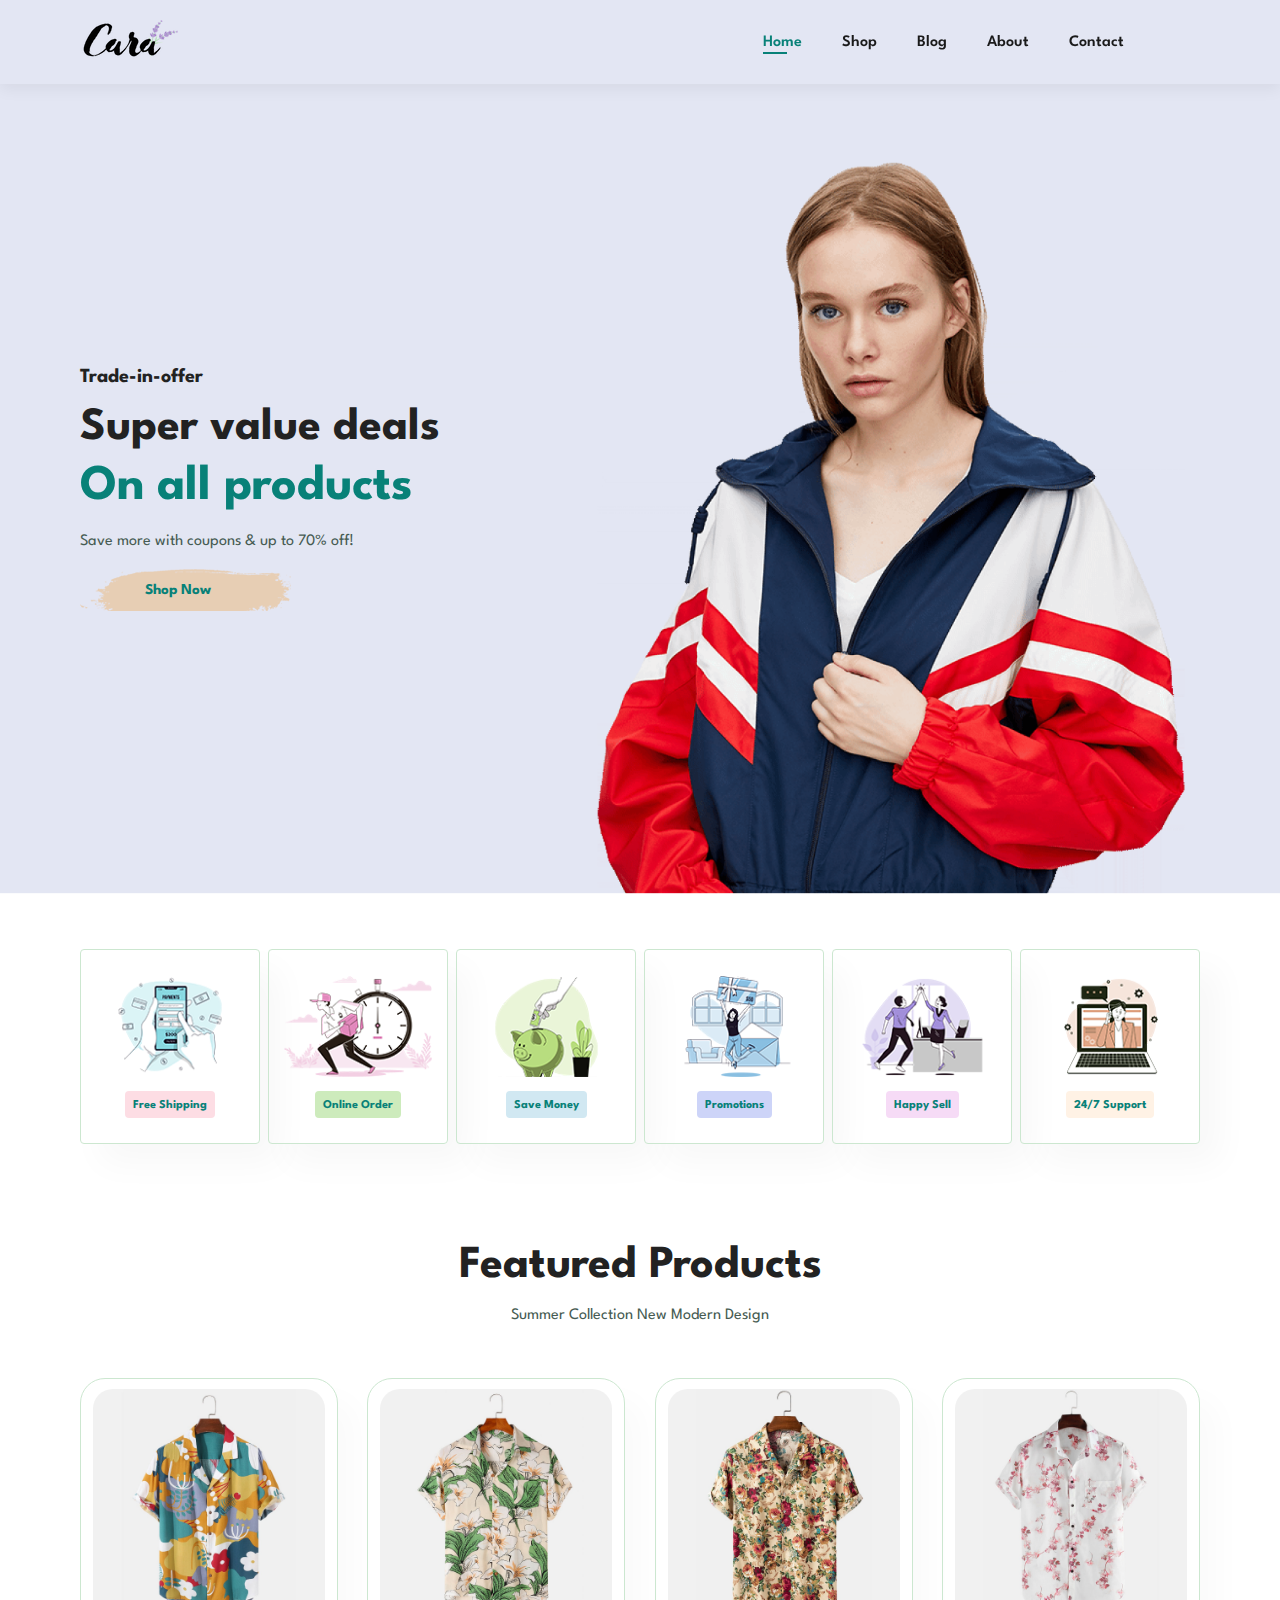
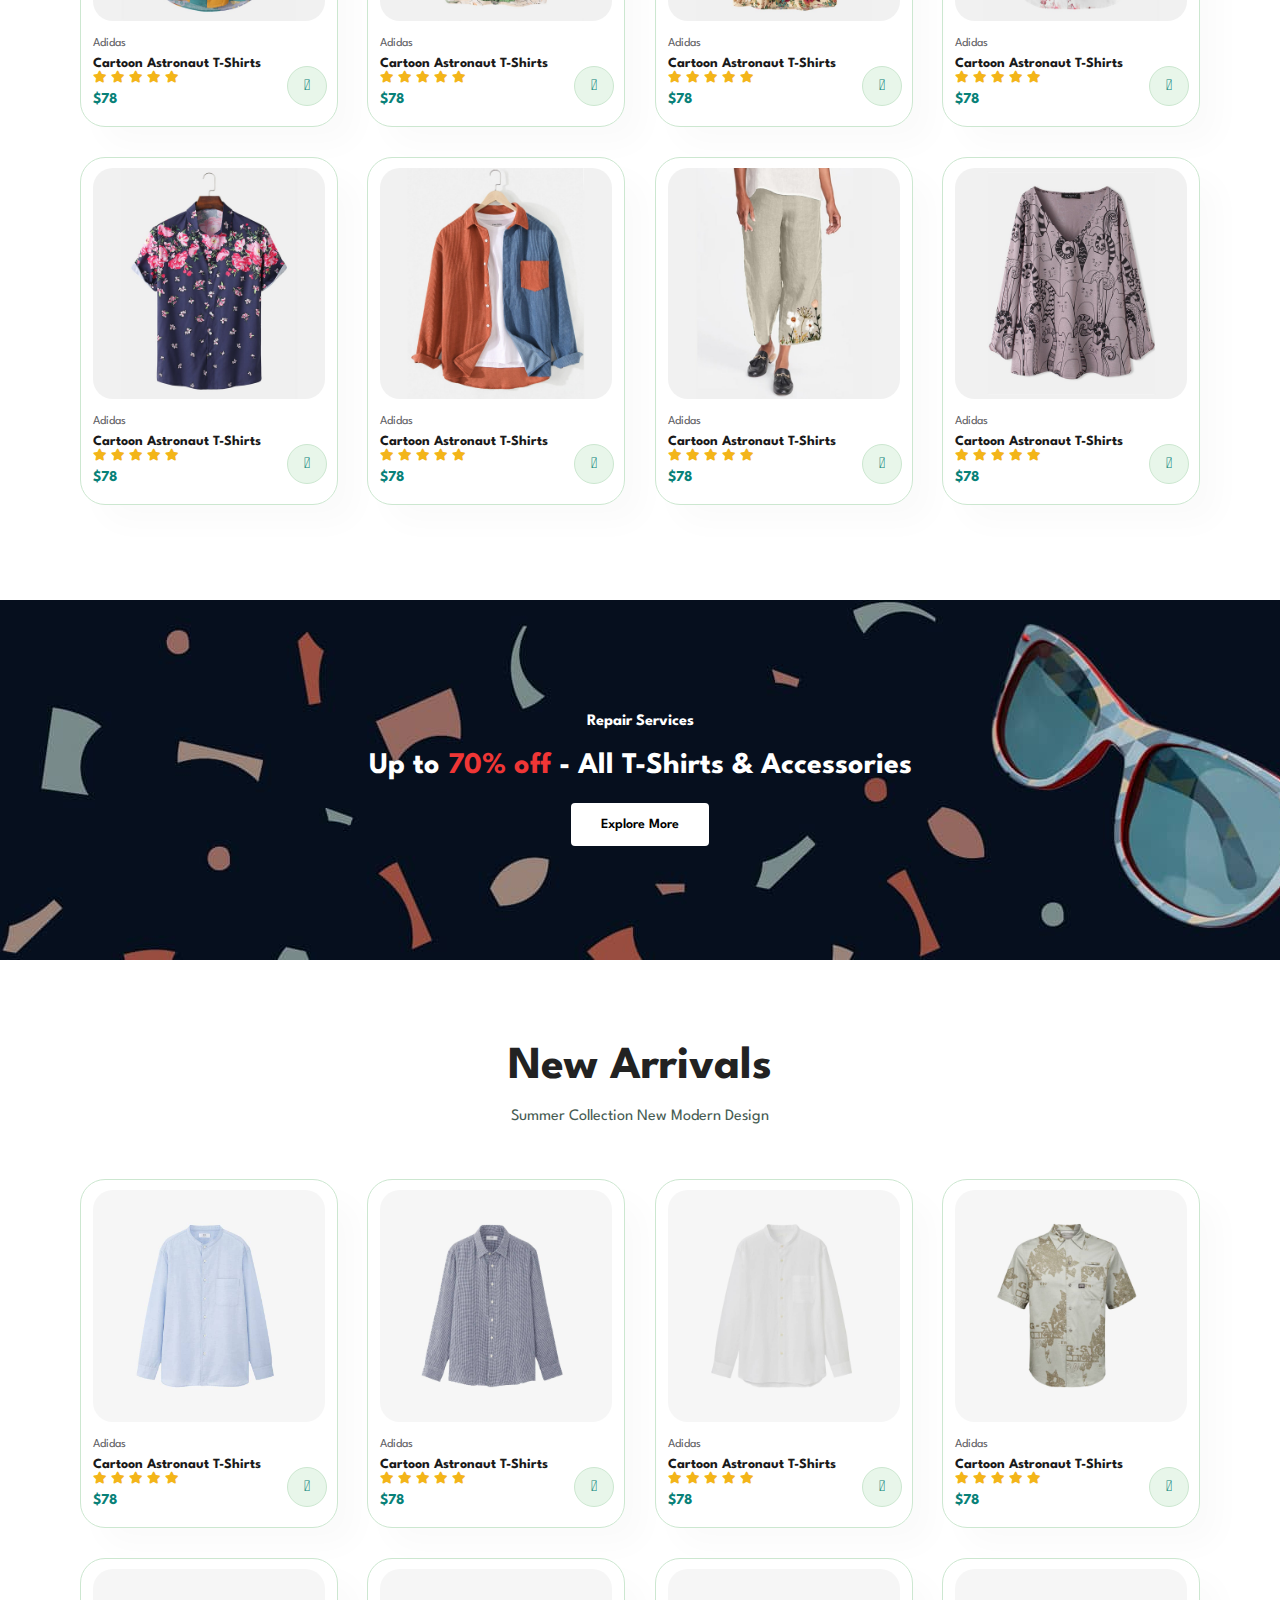
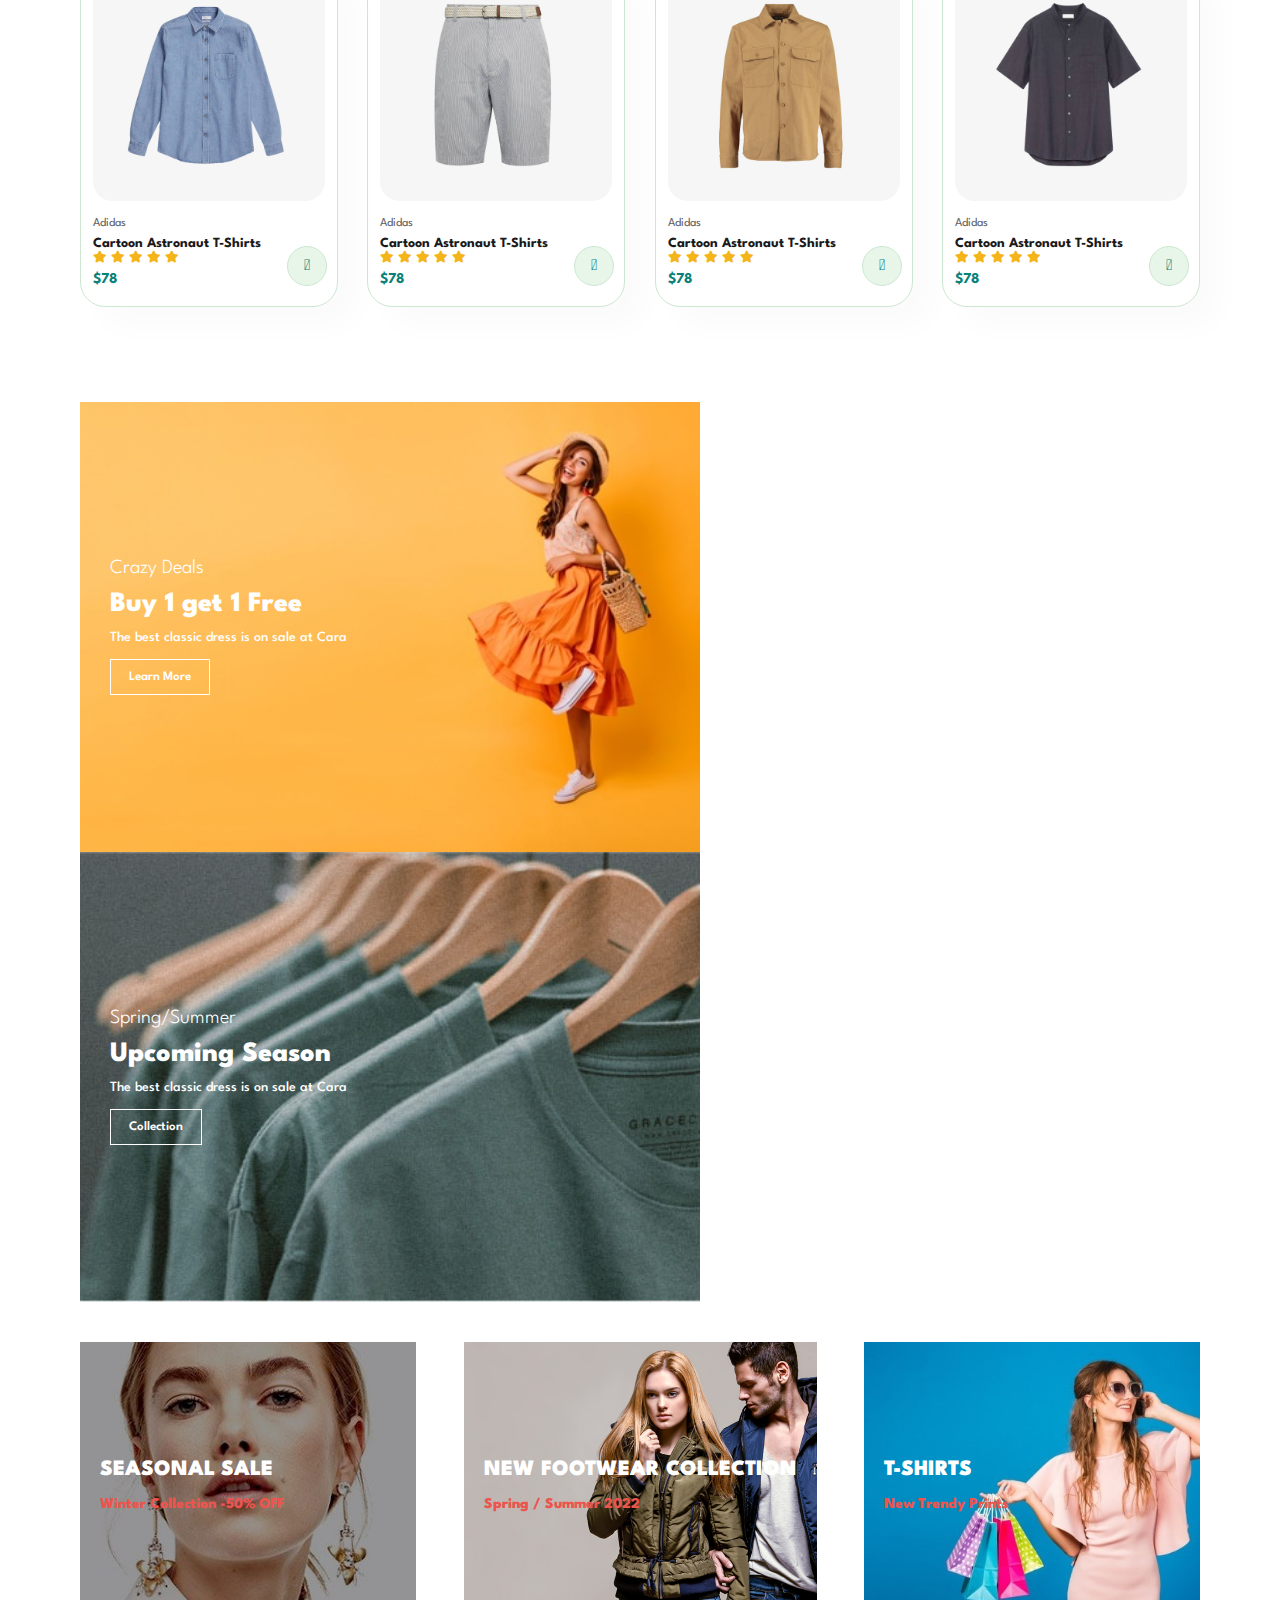
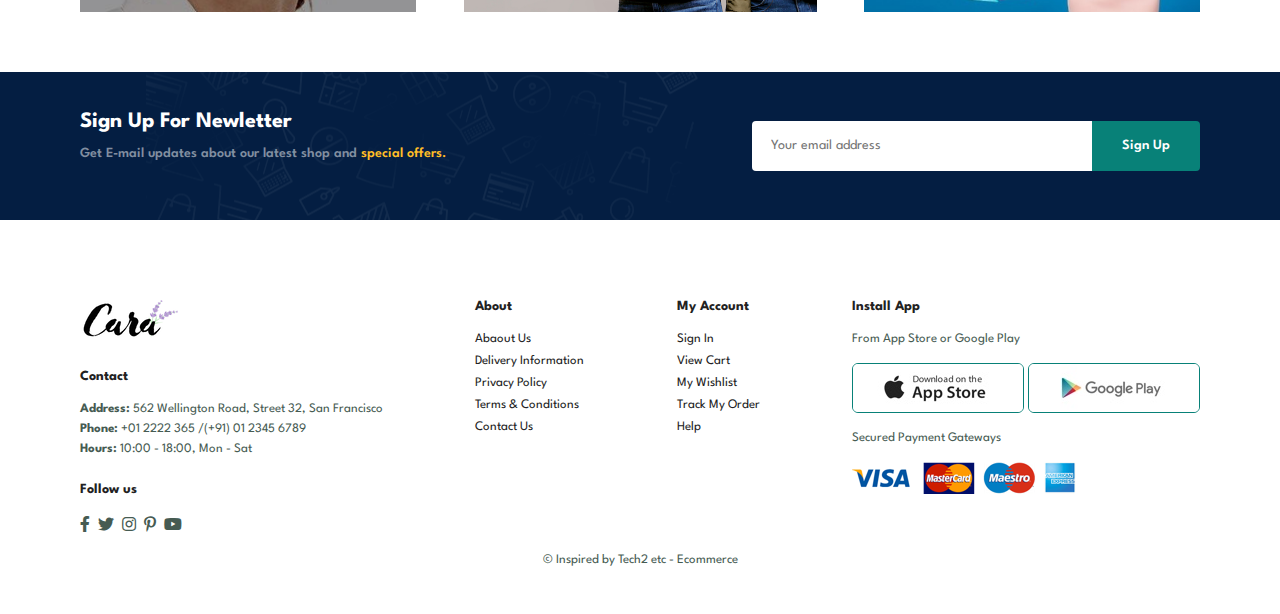
<file: index.html>
<!DOCTYPE html>
<html lang="en">
  <head>
    <meta charset="UTF-8" />
    <meta http-equiv="X-UA-Compatible" content="IE=edge" />
    <meta name="viewport" content="width=device-width, initial-scale=1.0" />
    <title>Ecommerce</title>
    <link
      rel="stylesheet"
      href="https://pro.fontawesome.com/releases/v5.10.0/css/all.css"
    />

    <link rel="stylesheet" href="style.css" />
  </head>

  <body>
    <section id="header">
      <a href="#"><img src="images/logo.png" class="logo" alt="" /></a>

      <div>
        <ul id="navbar">
          <li>
            <a href="index.html" class="active">Home</a>
          </li>
          <li>
            <a href="shop.html">Shop</a>
          </li>
          <li>
            <a href="blog.html">Blog</a>
          </li>
          <li>
            <a href="about.html">About</a>
          </li>
          <li>
            <a href="contact.html">Contact</a>
          </li>
          <li id="lg-bag">
            <a href="cart.html"><i class="far fa-shopping-bag"></i></a>
          </li>
          <a href="#" id="close"><i class="far fa-times"></i></a>
        </ul>
      </div>
      <div id="mobile">
        <a href="cart.html"><i class="far fa-shopping-bag"></i></a>
        <i id="bar" class="fas fa-outdent"></i>
      </div>
    </section>

    <section id="hero">
      <h4>Trade-in-offer</h4>
      <h2>Super value deals</h2>
      <h1>On all products</h1>
      <p>Save more with coupons &amp; up to 70% off!</p>
      <button>Shop Now</button>
    </section>

    <section id="feature" class="section-p1">
      <div class="fe-box">
        <img src="images/features/f1.png" alt="" />
        <h6>Free Shipping</h6>
      </div>
      <div class="fe-box">
        <img src="images/features/f2.png" alt="" />
        <h6>Online Order</h6>
      </div>
      <div class="fe-box">
        <img src="images/features/f3.png" alt="" />
        <h6>Save Money</h6>
      </div>
      <div class="fe-box">
        <img src="images/features/f4.png" alt="" />
        <h6>Promotions</h6>
      </div>
      <div class="fe-box">
        <img src="images/features/f5.png" alt="" />
        <h6>Happy Sell</h6>
      </div>
      <div class="fe-box">
        <img src="images/features/f6.png" alt="" />
        <h6>24/7 Support</h6>
      </div>
    </section>

    <section id="product1" class="section-p1">
      <h2>Featured Products</h2>
      <p>Summer Collection New Modern Design</p>
      <div class="pro-container">
        <div class="pro">
          <img src="images/products/f1.jpg" alt="" />
          <div class="des">
            <span>Adidas</span>
            <h5>Cartoon Astronaut T-Shirts</h5>
            <div class="star">
              <i class="fas fa-star"></i>
              <i class="fas fa-star"></i>
              <i class="fas fa-star"></i>
              <i class="fas fa-star"></i>
              <i class="fas fa-star"></i>
            </div>
            <h4>$78</h4>
          </div>
          <a href="#"><i class="fal fa-shopping-cart cart"></i></a>
        </div>
        <div class="pro">
          <img src="images/products/f2.jpg" alt="" />
          <div class="des">
            <span>Adidas</span>
            <h5>Cartoon Astronaut T-Shirts</h5>
            <div class="star">
              <i class="fas fa-star"></i>
              <i class="fas fa-star"></i>
              <i class="fas fa-star"></i>
              <i class="fas fa-star"></i>
              <i class="fas fa-star"></i>
            </div>
            <h4>$78</h4>
          </div>
          <a href="#"><i class="fal fa-shopping-cart cart"></i></a>
        </div>
        <div class="pro">
          <img src="images/products/f3.jpg" alt="" />
          <div class="des">
            <span>Adidas</span>
            <h5>Cartoon Astronaut T-Shirts</h5>
            <div class="star">
              <i class="fas fa-star"></i>
              <i class="fas fa-star"></i>
              <i class="fas fa-star"></i>
              <i class="fas fa-star"></i>
              <i class="fas fa-star"></i>
            </div>
            <h4>$78</h4>
          </div>
          <a href="#"><i class="fal fa-shopping-cart cart"></i></a>
        </div>
        <div class="pro">
          <img src="images/products/f4.jpg" alt="" />
          <div class="des">
            <span>Adidas</span>
            <h5>Cartoon Astronaut T-Shirts</h5>
            <div class="star">
              <i class="fas fa-star"></i>
              <i class="fas fa-star"></i>
              <i class="fas fa-star"></i>
              <i class="fas fa-star"></i>
              <i class="fas fa-star"></i>
            </div>
            <h4>$78</h4>
          </div>
          <a href="#"><i class="fal fa-shopping-cart cart"></i></a>
        </div>
        <div class="pro">
          <img src="images/products/f5.jpg" alt="" />
          <div class="des">
            <span>Adidas</span>
            <h5>Cartoon Astronaut T-Shirts</h5>
            <div class="star">
              <i class="fas fa-star"></i>
              <i class="fas fa-star"></i>
              <i class="fas fa-star"></i>
              <i class="fas fa-star"></i>
              <i class="fas fa-star"></i>
            </div>
            <h4>$78</h4>
          </div>
          <a href="#"><i class="fal fa-shopping-cart cart"></i></a>
        </div>
        <div class="pro">
          <img src="images/products/f6.jpg" alt="" />
          <div class="des">
            <span>Adidas</span>
            <h5>Cartoon Astronaut T-Shirts</h5>
            <div class="star">
              <i class="fas fa-star"></i>
              <i class="fas fa-star"></i>
              <i class="fas fa-star"></i>
              <i class="fas fa-star"></i>
              <i class="fas fa-star"></i>
            </div>
            <h4>$78</h4>
          </div>
          <a href="#"><i class="fal fa-shopping-cart cart"></i></a>
        </div>
        <div class="pro">
          <img src="images/products/f7.jpg" alt="" />
          <div class="des">
            <span>Adidas</span>
            <h5>Cartoon Astronaut T-Shirts</h5>
            <div class="star">
              <i class="fas fa-star"></i>
              <i class="fas fa-star"></i>
              <i class="fas fa-star"></i>
              <i class="fas fa-star"></i>
              <i class="fas fa-star"></i>
            </div>
            <h4>$78</h4>
          </div>
          <a href="#"><i class="fal fa-shopping-cart cart"></i></a>
        </div>
        <div class="pro">
          <img src="images/products/f8.jpg" alt="" />
          <div class="des">
            <span>Adidas</span>
            <h5>Cartoon Astronaut T-Shirts</h5>
            <div class="star">
              <i class="fas fa-star"></i>
              <i class="fas fa-star"></i>
              <i class="fas fa-star"></i>
              <i class="fas fa-star"></i>
              <i class="fas fa-star"></i>
            </div>
            <h4>$78</h4>
          </div>
          <a href="#"><i class="fal fa-shopping-cart cart"></i></a>
        </div>
      </div>
    </section>

    <section id="banner" class="section-m1">
      <h4>Repair Services</h4>
      <h2>Up to <span>70% off </span> - All T-Shirts &amp; Accessories</h2>
      <button class="normal">Explore More</button>
    </section>

    <section id="product1" class="section-p1">
      <h2>New Arrivals</h2>
      <p>Summer Collection New Modern Design</p>
      <div class="pro-container">
        <div class="pro">
          <img src="images/products/n1.jpg" alt="" />
          <div class="des">
            <span>Adidas</span>
            <h5>Cartoon Astronaut T-Shirts</h5>
            <div class="star">
              <i class="fas fa-star"></i>
              <i class="fas fa-star"></i>
              <i class="fas fa-star"></i>
              <i class="fas fa-star"></i>
              <i class="fas fa-star"></i>
            </div>
            <h4>$78</h4>
          </div>
          <a href="#"><i class="fal fa-shopping-cart cart"></i></a>
        </div>
        <div class="pro">
          <img src="images/products/n2.jpg" alt="" />
          <div class="des">
            <span>Adidas</span>
            <h5>Cartoon Astronaut T-Shirts</h5>
            <div class="star">
              <i class="fas fa-star"></i>
              <i class="fas fa-star"></i>
              <i class="fas fa-star"></i>
              <i class="fas fa-star"></i>
              <i class="fas fa-star"></i>
            </div>
            <h4>$78</h4>
          </div>
          <a href="#"><i class="fal fa-shopping-cart cart"></i></a>
        </div>
        <div class="pro">
          <img src="images/products/n3.jpg" alt="" />
          <div class="des">
            <span>Adidas</span>
            <h5>Cartoon Astronaut T-Shirts</h5>
            <div class="star">
              <i class="fas fa-star"></i>
              <i class="fas fa-star"></i>
              <i class="fas fa-star"></i>
              <i class="fas fa-star"></i>
              <i class="fas fa-star"></i>
            </div>
            <h4>$78</h4>
          </div>
          <a href="#"><i class="fal fa-shopping-cart cart"></i></a>
        </div>
        <div class="pro">
          <img src="images/products/n4.jpg" alt="" />
          <div class="des">
            <span>Adidas</span>
            <h5>Cartoon Astronaut T-Shirts</h5>
            <div class="star">
              <i class="fas fa-star"></i>
              <i class="fas fa-star"></i>
              <i class="fas fa-star"></i>
              <i class="fas fa-star"></i>
              <i class="fas fa-star"></i>
            </div>
            <h4>$78</h4>
          </div>
          <a href="#"><i class="fal fa-shopping-cart cart"></i></a>
        </div>
        <div class="pro">
          <img src="images/products/n5.jpg" alt="" />
          <div class="des">
            <span>Adidas</span>
            <h5>Cartoon Astronaut T-Shirts</h5>
            <div class="star">
              <i class="fas fa-star"></i>
              <i class="fas fa-star"></i>
              <i class="fas fa-star"></i>
              <i class="fas fa-star"></i>
              <i class="fas fa-star"></i>
            </div>
            <h4>$78</h4>
          </div>
          <a href="#"><i class="fal fa-shopping-cart cart"></i></a>
        </div>
        <div class="pro">
          <img src="images/products/n6.jpg" alt="" />
          <div class="des">
            <span>Adidas</span>
            <h5>Cartoon Astronaut T-Shirts</h5>
            <div class="star">
              <i class="fas fa-star"></i>
              <i class="fas fa-star"></i>
              <i class="fas fa-star"></i>
              <i class="fas fa-star"></i>
              <i class="fas fa-star"></i>
            </div>
            <h4>$78</h4>
          </div>
          <a href="#"><i class="fal fa-shopping-cart cart"></i></a>
        </div>
        <div class="pro">
          <img src="images/products/n7.jpg" alt="" />
          <div class="des">
            <span>Adidas</span>
            <h5>Cartoon Astronaut T-Shirts</h5>
            <div class="star">
              <i class="fas fa-star"></i>
              <i class="fas fa-star"></i>
              <i class="fas fa-star"></i>
              <i class="fas fa-star"></i>
              <i class="fas fa-star"></i>
            </div>
            <h4>$78</h4>
          </div>
          <a href="#"><i class="fal fa-shopping-cart cart"></i></a>
        </div>
        <div class="pro">
          <img src="images/products/n8.jpg" alt="" />
          <div class="des">
            <span>Adidas</span>
            <h5>Cartoon Astronaut T-Shirts</h5>
            <div class="star">
              <i class="fas fa-star"></i>
              <i class="fas fa-star"></i>
              <i class="fas fa-star"></i>
              <i class="fas fa-star"></i>
              <i class="fas fa-star"></i>
            </div>
            <h4>$78</h4>
          </div>
          <a href="#"><i class="fal fa-shopping-cart cart"></i></a>
        </div>
      </div>
    </section>

    <section id="sm-banner" class="section-p1">
      <div class="banner-box">
        <h4>Crazy Deals</h4>
        <h2>Buy 1 get 1 Free</h2>
        <span>The best classic dress is on sale at Cara</span>
        <button class="white">Learn More</button>
      </div>
      <div class="banner-box banner-box2">
        <h4>Spring/Summer</h4>
        <h2>Upcoming Season</h2>
        <span>The best classic dress is on sale at Cara</span>
        <button class="white">Collection</button>
      </div>
    </section>

    <section id="banner3">
      <div class="banner-box">
        <h2>SEASONAL SALE</h2>
        <h3>Winter Collection -50% OFF</h3>
      </div>
      <div class="banner-box banner-box2">
        <h2>NEW FOOTWEAR COLLECTION</h2>
        <h3>Spring / Summer 2022</h3>
      </div>
      <div class="banner-box banner-box3">
        <h2>T-SHIRTS</h2>
        <h3>New Trendy Prints</h3>
      </div>
    </section>

    <section id="newsletter" class="section-p1 section-m1">
      <div class="newstext">
        <h4>Sign Up For Newletter</h4>
        <p>
          Get E-mail updates about our latest shop and
          <span>special offers.</span>
        </p>
      </div>
      <div class="form">
        <input type="text" placeholder="Your email address" />
        <button class="normal">Sign Up</button>
      </div>
    </section>

    <footer class="section-p1">
      <div class="col">
        <img class="logo" src="images/logo.png" alt="" />
        <h4>Contact</h4>
        <p>
          <strong>Address: </strong> 562 Wellington Road, Street 32, San
          Francisco
        </p>
        <p><strong>Phone: </strong> +01 2222 365 /(+91) 01 2345 6789</p>
        <p><strong>Hours: </strong> 10:00 - 18:00, Mon - Sat</p>
        <div class="follow">
          <h4>Follow us</h4>
          <div class="icon">
            <i class="fab fa-facebook-f"></i>
            <i class="fab fa-twitter"></i>
            <i class="fab fa-instagram"></i>
            <i class="fab fa-pinterest-p"></i>
            <i class="fab fa-youtube"></i>
          </div>
        </div>
      </div>

      <div class="col">
        <h4>About</h4>
        <a href="#">Abaout Us</a>
        <a href="#">Delivery Information</a>
        <a href="#">Privacy Policy</a>
        <a href="#">Terms &amp; Conditions</a>
        <a href="#">Contact Us</a>
      </div>

      <div class="col">
        <h4>My Account</h4>
        <a href="#">Sign In</a>
        <a href="#">View Cart</a>
        <a href="#">My Wishlist</a>
        <a href="#">Track My Order</a>
        <a href="#">Help</a>
      </div>

      <div class="col install">
        <h4>Install App</h4>
        <p>From App Store or Google Play</p>
        <div class="row">
          <img src="images/pay/app.jpg" alt="" />
          <img src="images/pay/play.jpg" alt="" />
        </div>
        <p>Secured Payment Gateways</p>
        <img src="images/pay/pay.png" alt="" />
      </div>

      <div class="copyright">
        <p>© Inspired by Tech2 etc - Ecommerce</p>
      </div>
    </footer>

    <script src="script.js"></script>
  </body>
</html>
</file>
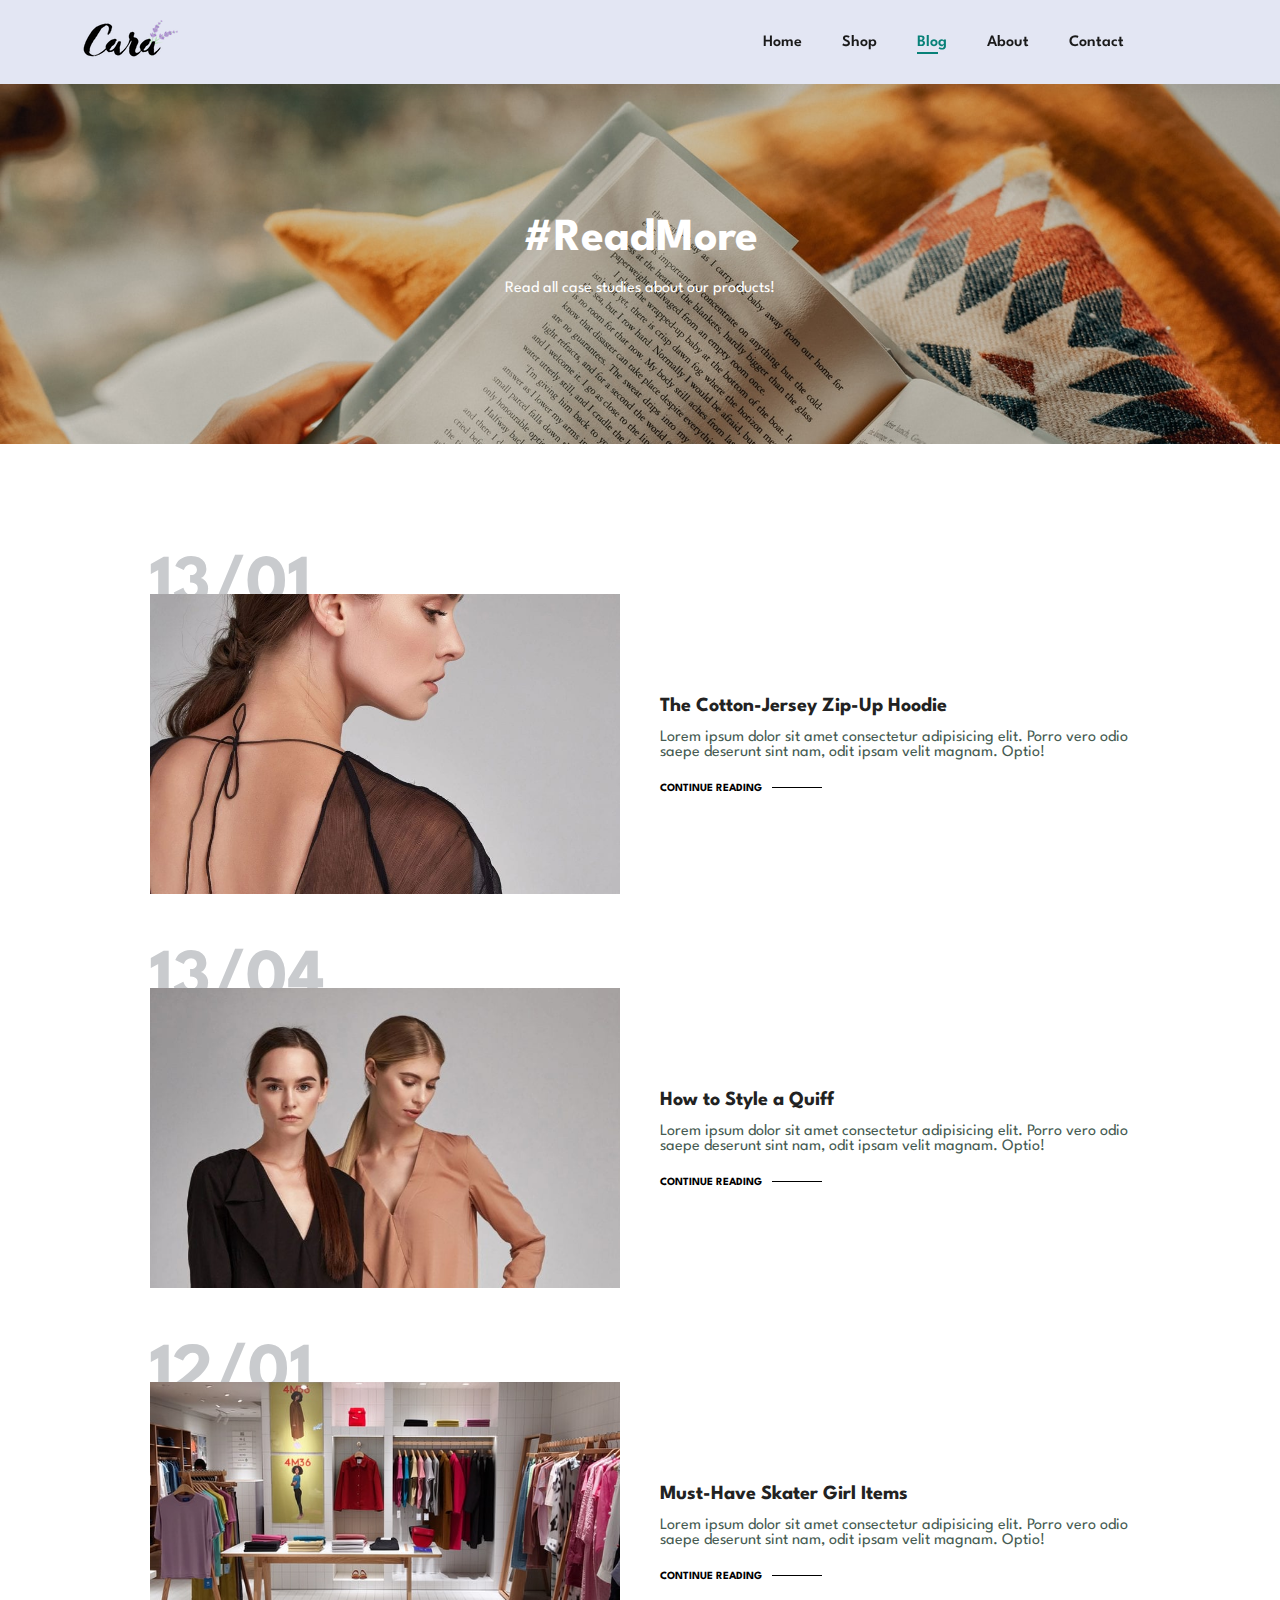
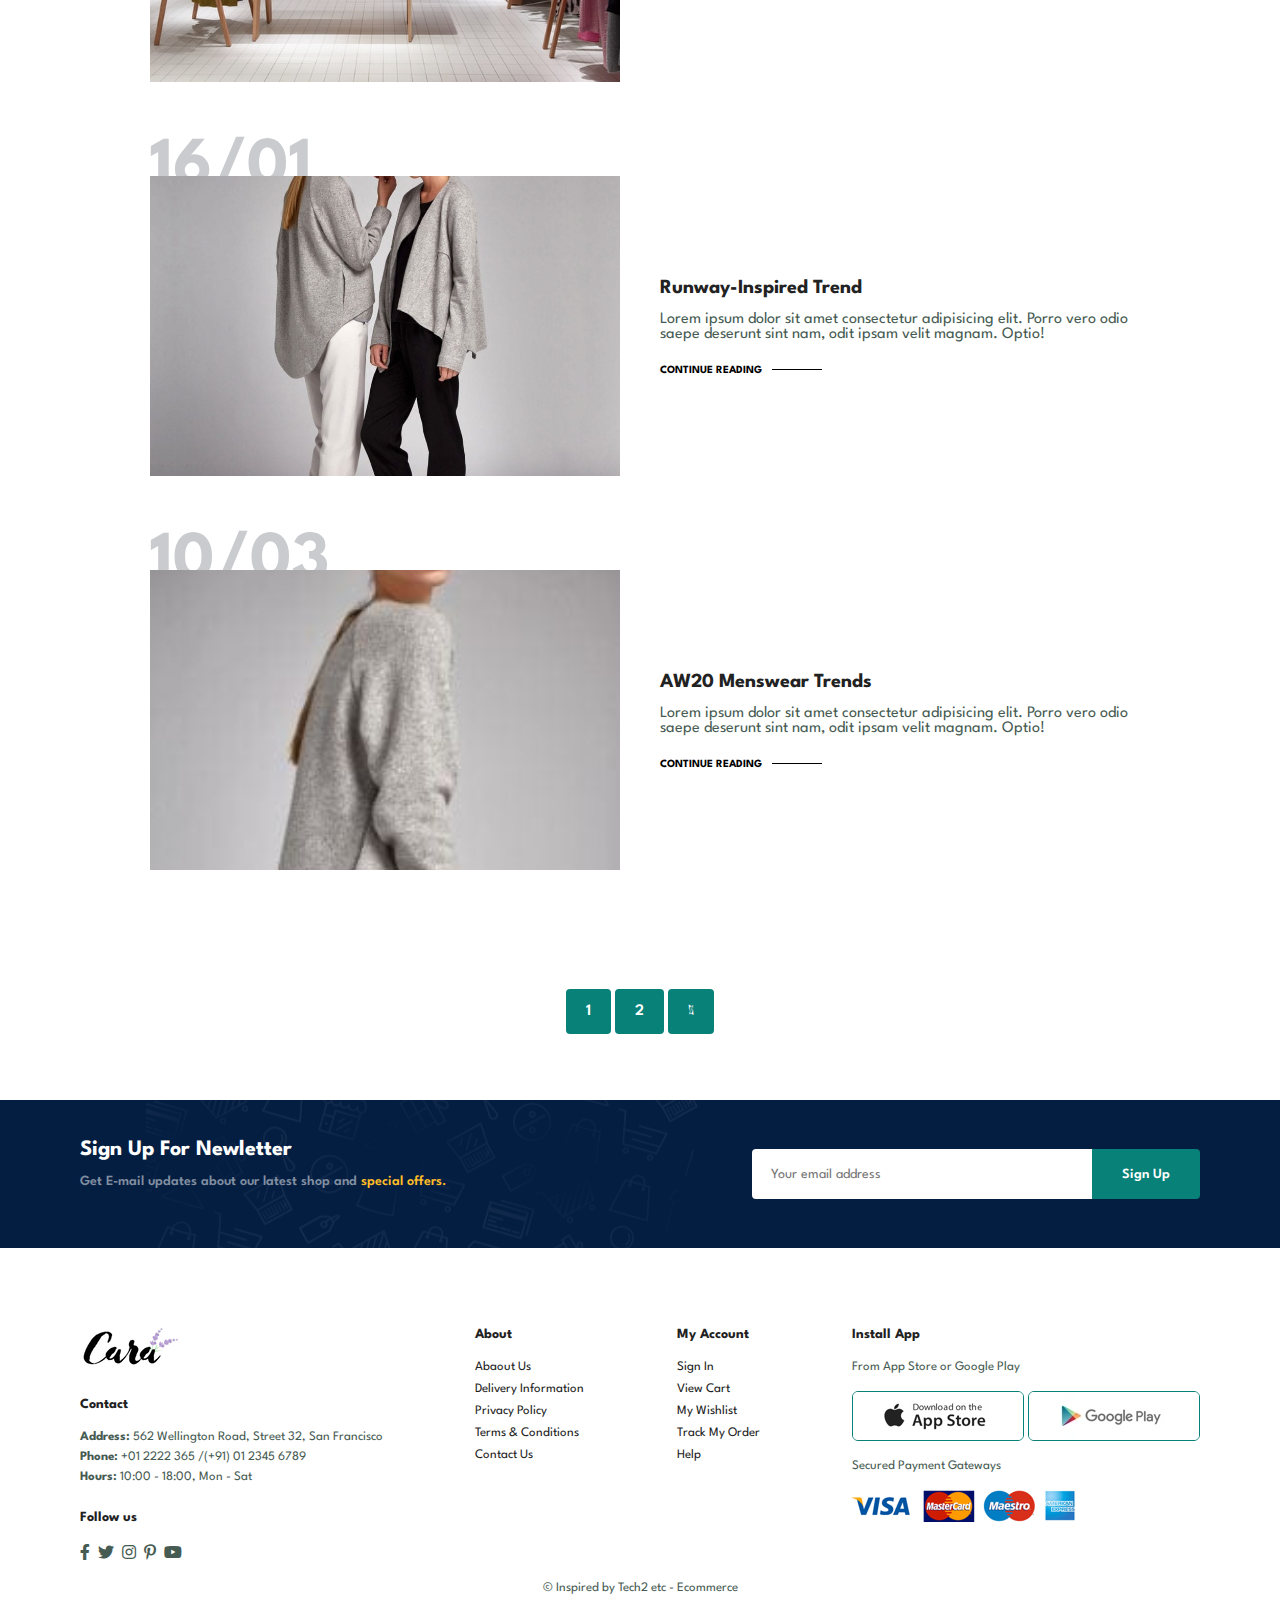
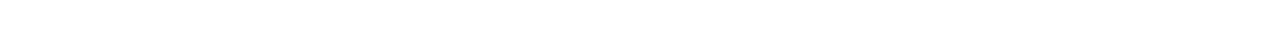
<file: blog.html>
<!DOCTYPE html>
<html lang="en">
  <head>
    <meta charset="UTF-8" />
    <meta http-equiv="X-UA-Compatible" content="IE=edge" />
    <meta name="viewport" content="width=device-width, initial-scale=1.0" />
    <title>Ecommerce</title>
    <link
      rel="stylesheet"
      href="https://pro.fontawesome.com/releases/v5.10.0/css/all.css"
    />

    <link rel="stylesheet" href="style.css" />
  </head>

  <body>
    <section id="header">
      <a href="#"><img src="images/logo.png" class="logo" alt="" /></a>

      <div>
        <ul id="navbar">
          <li>
            <a href="index.html">Home</a>
          </li>
          <li>
            <a href="shop.html">Shop</a>
          </li>
          <li>
            <a href="blog.html" class="active">Blog</a>
          </li>
          <li>
            <a href="about.html">About</a>
          </li>
          <li>
            <a href="contact.html">Contact</a>
          </li>
          <li id="lg-bag">
            <a href="cart.html"><i class="far fa-shopping-bag"></i></a>
          </li>
          <a href="#" id="close"><i class="far fa-times"></i></a>
        </ul>
      </div>
      <div id="mobile">
        <a href="cart.html"><i class="far fa-shopping-bag"></i></a>
        <i id="bar" class="fas fa-outdent"></i>
      </div>
    </section>

    <section id="page-header" class="blog-header">
      <h2>#ReadMore</h2>
      <p>Read all case studies about our products!</p>
    </section>

    <section id="blog">
      <div class="blog-box">
        <div class="blog-img">
          <img src="images/blog/b1.jpg" alt="" />
        </div>
        <div class="blog-details">
          <h4>The Cotton-Jersey Zip-Up Hoodie</h4>
          <p>
            Lorem ipsum dolor sit amet consectetur adipisicing elit. Porro vero
            odio saepe deserunt sint nam, odit ipsam velit magnam. Optio!
          </p>
          <a href="#">CONTINUE READING</a>
        </div>
        <h1>13/01</h1>
      </div>
      <div class="blog-box">
        <div class="blog-img">
          <img src="images/blog/b2.jpg" alt="" />
        </div>
        <div class="blog-details">
          <h4>How to Style a Quiff</h4>
          <p>
            Lorem ipsum dolor sit amet consectetur adipisicing elit. Porro vero
            odio saepe deserunt sint nam, odit ipsam velit magnam. Optio!
          </p>
          <a href="#">CONTINUE READING</a>
        </div>
        <h1>13/04</h1>
      </div>
      <div class="blog-box">
        <div class="blog-img">
          <img src="images/blog/b3.jpg" alt="" />
        </div>
        <div class="blog-details">
          <h4>Must-Have Skater Girl Items</h4>
          <p>
            Lorem ipsum dolor sit amet consectetur adipisicing elit. Porro vero
            odio saepe deserunt sint nam, odit ipsam velit magnam. Optio!
          </p>
          <a href="#">CONTINUE READING</a>
        </div>
        <h1>12/01</h1>
      </div>
      <div class="blog-box">
        <div class="blog-img">
          <img src="images/blog/b4.jpg" alt="" />
        </div>
        <div class="blog-details">
          <h4>Runway-Inspired Trend</h4>
          <p>
            Lorem ipsum dolor sit amet consectetur adipisicing elit. Porro vero
            odio saepe deserunt sint nam, odit ipsam velit magnam. Optio!
          </p>
          <a href="#">CONTINUE READING</a>
        </div>
        <h1>16/01</h1>
      </div>
      <div class="blog-box">
        <div class="blog-img">
          <img src="images/blog/b5.jpg" alt="" />
        </div>
        <div class="blog-details">
          <h4>AW20 Menswear Trends</h4>
          <p>
            Lorem ipsum dolor sit amet consectetur adipisicing elit. Porro vero
            odio saepe deserunt sint nam, odit ipsam velit magnam. Optio!
          </p>
          <a href="#">CONTINUE READING</a>
        </div>
        <h1>10/03</h1>
      </div>
    </section>

    <section id="pagination" class="section-p1">
      <a href="#">1</a>
      <a href="#">2</a>
      <a href="#"><i class="fal fa-long-arrow-alt-right"></i></a>
    </section>

    <section id="newsletter" class="section-p1 section-m1">
      <div class="newstext">
        <h4>Sign Up For Newletter</h4>
        <p>
          Get E-mail updates about our latest shop and
          <span>special offers.</span>
        </p>
      </div>
      <div class="form">
        <input type="text" placeholder="Your email address" />
        <button class="normal">Sign Up</button>
      </div>
    </section>

    <footer class="section-p1">
      <div class="col">
        <img class="logo" src="images/logo.png" alt="" />
        <h4>Contact</h4>
        <p>
          <strong>Address: </strong> 562 Wellington Road, Street 32, San
          Francisco
        </p>
        <p><strong>Phone: </strong> +01 2222 365 /(+91) 01 2345 6789</p>
        <p><strong>Hours: </strong> 10:00 - 18:00, Mon - Sat</p>
        <div class="follow">
          <h4>Follow us</h4>
          <div class="icon">
            <i class="fab fa-facebook-f"></i>
            <i class="fab fa-twitter"></i>
            <i class="fab fa-instagram"></i>
            <i class="fab fa-pinterest-p"></i>
            <i class="fab fa-youtube"></i>
          </div>
        </div>
      </div>

      <div class="col">
        <h4>About</h4>
        <a href="#">Abaout Us</a>
        <a href="#">Delivery Information</a>
        <a href="#">Privacy Policy</a>
        <a href="#">Terms &amp; Conditions</a>
        <a href="#">Contact Us</a>
      </div>

      <div class="col">
        <h4>My Account</h4>
        <a href="#">Sign In</a>
        <a href="#">View Cart</a>
        <a href="#">My Wishlist</a>
        <a href="#">Track My Order</a>
        <a href="#">Help</a>
      </div>

      <div class="col install">
        <h4>Install App</h4>
        <p>From App Store or Google Play</p>
        <div class="row">
          <img src="images/pay/app.jpg" alt="" />
          <img src="images/pay/play.jpg" alt="" />
        </div>
        <p>Secured Payment Gateways</p>
        <img src="images/pay/pay.png" alt="" />
      </div>

      <div class="copyright">
        <p>© Inspired by Tech2 etc - Ecommerce</p>
      </div>
    </footer>

    <script src="script.js"></script>
  </body>
</html>
</file>
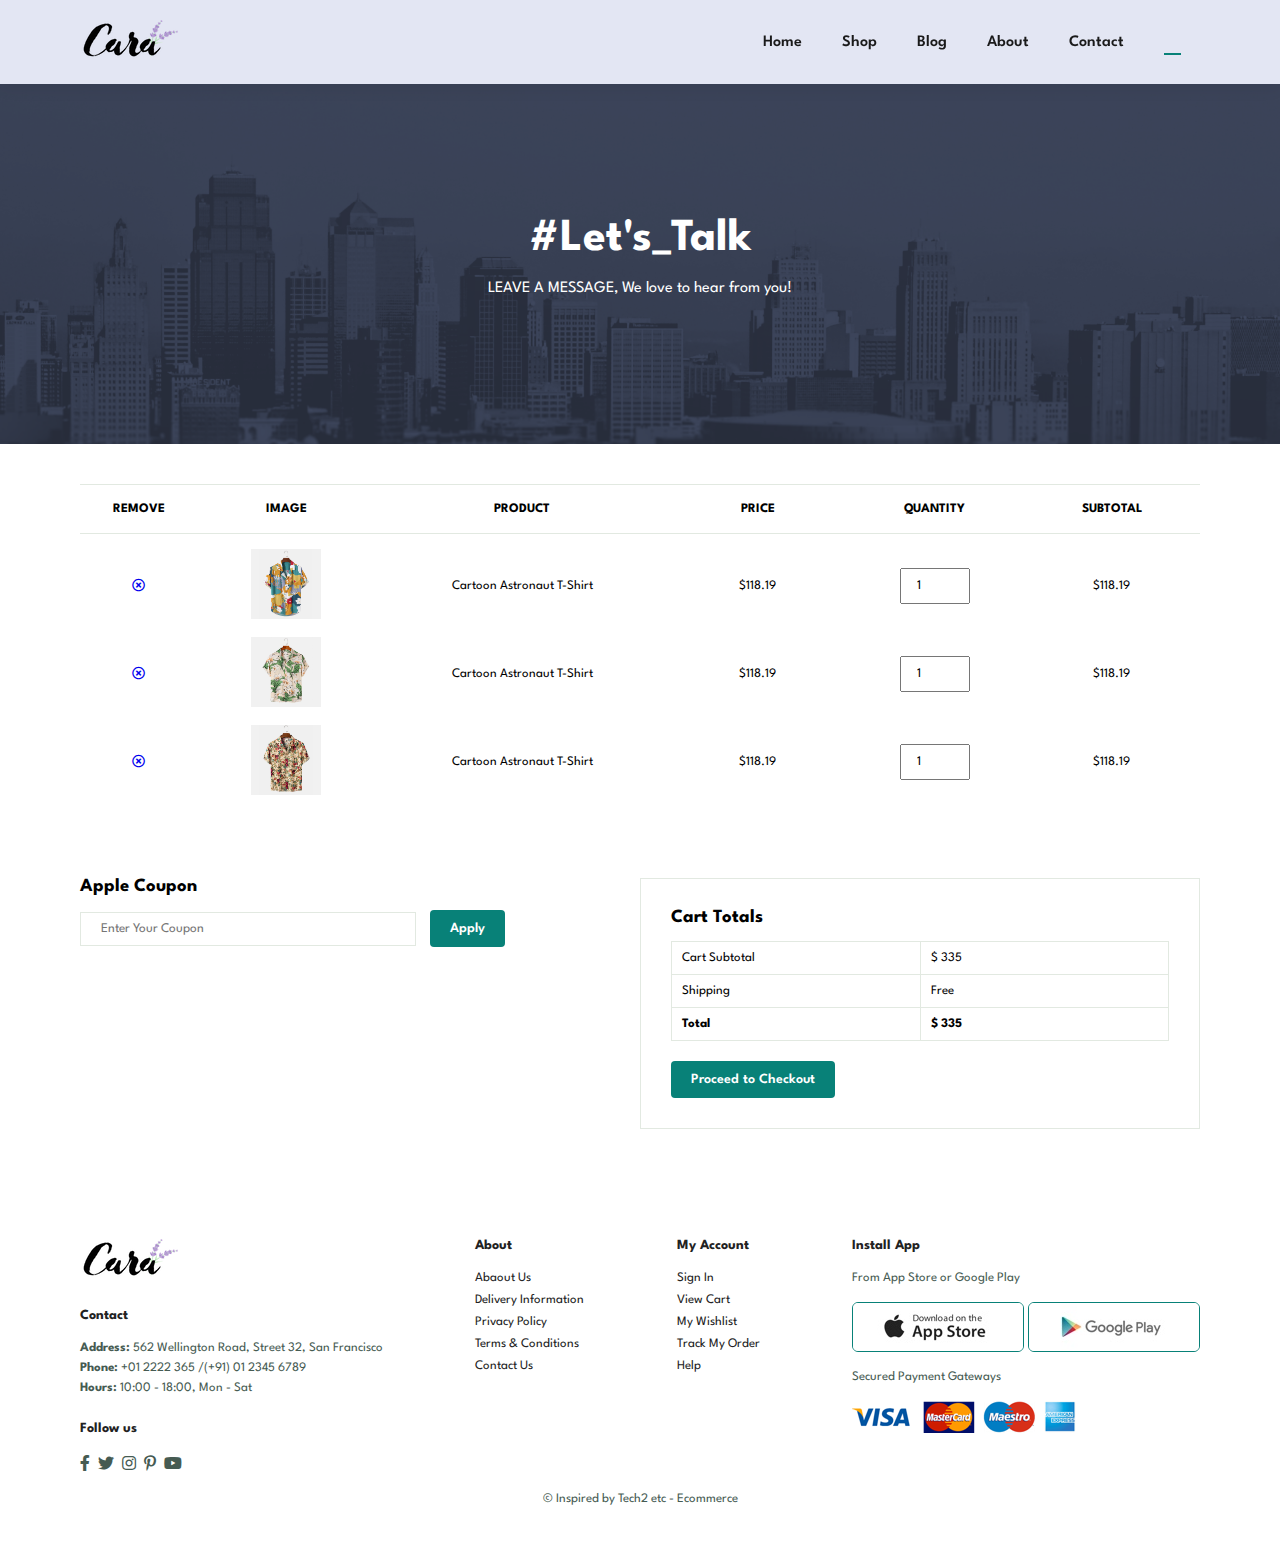
<file: cart.html>
<!DOCTYPE html>
<html lang="en">
  <head>
    <meta charset="UTF-8" />
    <meta http-equiv="X-UA-Compatible" content="IE=edge" />
    <meta name="viewport" content="width=device-width, initial-scale=1.0" />
    <title>Ecommerce</title>
    <link
      rel="stylesheet"
      href="https://pro.fontawesome.com/releases/v5.10.0/css/all.css"
    />

    <link rel="stylesheet" href="style.css" />
  </head>

  <body>
    <section id="header">
      <a href="#"><img src="images/logo.png" class="logo" alt="" /></a>

      <div>
        <ul id="navbar">
          <li>
            <a href="index.html">Home</a>
          </li>
          <li>
            <a href="shop.html">Shop</a>
          </li>
          <li>
            <a href="blog.html">Blog</a>
          </li>
          <li>
            <a href="about.html">About</a>
          </li>
          <li>
            <a href="contact.html">Contact</a>
          </li>
          <li id="lg-bag">
            <a href="cart.html" class="active"
              ><i class="far fa-shopping-bag"></i
            ></a>
          </li>
          <a href="#" id="close"><i class="far fa-times"></i></a>
        </ul>
      </div>
      <div id="mobile">
        <a href="cart.html"><i class="far fa-shopping-bag"></i></a>
        <i id="bar" class="fas fa-outdent"></i>
      </div>
    </section>

    <section id="page-header" class="about-header">
      <h2>#Let's_Talk</h2>
      <p>LEAVE A MESSAGE, We love to hear from you!</p>
    </section>

    <section id="cart" class="section-p1">
      <table width="100%">
        <thead>
          <tr>
            <td>Remove</td>
            <td>Image</td>
            <td>Product</td>
            <td>Price</td>
            <td>Quantity</td>
            <td>Subtotal</td>
          </tr>
        </thead>
        <tbody>
          <tr>
            <td>
              <a href="#"><i class="far fa-times-circle"></i></a>
            </td>
            <td>
              <img src="images/products/f1.jpg" alt="" />
            </td>
            <td>Cartoon Astronaut T-Shirt</td>
            <td>$118.19</td>
            <td><input type="number" value="1" /></td>
            <td>$118.19</td>
          </tr>
          <tr>
            <td>
              <a href="#"><i class="far fa-times-circle"></i></a>
            </td>
            <td>
              <img src="images/products/f2.jpg" alt="" />
            </td>
            <td>Cartoon Astronaut T-Shirt</td>
            <td>$118.19</td>
            <td><input type="number" value="1" /></td>
            <td>$118.19</td>
          </tr>
          <tr>
            <td>
              <a href="#"><i class="far fa-times-circle"></i></a>
            </td>
            <td>
              <img src="images/products/f3.jpg" alt="" />
            </td>
            <td>Cartoon Astronaut T-Shirt</td>
            <td>$118.19</td>
            <td><input type="number" value="1" /></td>
            <td>$118.19</td>
          </tr>
        </tbody>
      </table>
    </section>

    <section id="cart-add" class="section-p1">
      <div id="coupon">
        <h3>Apple Coupon</h3>
        <div>
          <input type="text" placeholder="Enter Your Coupon" />
          <button class="normal">Apply</button>
        </div>
      </div>

      <div id="subtotal">
        <h3>Cart Totals</h3>
        <table>
          <tr>
            <td>Cart Subtotal</td>
            <td>$ 335</td>
          </tr>
          <tr>
            <td>Shipping</td>
            <td>Free</td>
          </tr>
          <tr>
            <td><strong>Total</strong></td>
            <td><strong>$ 335</strong></td>
          </tr>
        </table>
        <button class="normal">Proceed to Checkout</button>
      </div>
    </section>

    <footer class="section-p1">
      <div class="col">
        <img class="logo" src="images/logo.png" alt="" />
        <h4>Contact</h4>
        <p>
          <strong>Address: </strong> 562 Wellington Road, Street 32, San
          Francisco
        </p>
        <p><strong>Phone: </strong> +01 2222 365 /(+91) 01 2345 6789</p>
        <p><strong>Hours: </strong> 10:00 - 18:00, Mon - Sat</p>
        <div class="follow">
          <h4>Follow us</h4>
          <div class="icon">
            <i class="fab fa-facebook-f"></i>
            <i class="fab fa-twitter"></i>
            <i class="fab fa-instagram"></i>
            <i class="fab fa-pinterest-p"></i>
            <i class="fab fa-youtube"></i>
          </div>
        </div>
      </div>

      <div class="col">
        <h4>About</h4>
        <a href="#">Abaout Us</a>
        <a href="#">Delivery Information</a>
        <a href="#">Privacy Policy</a>
        <a href="#">Terms &amp; Conditions</a>
        <a href="#">Contact Us</a>
      </div>

      <div class="col">
        <h4>My Account</h4>
        <a href="#">Sign In</a>
        <a href="#">View Cart</a>
        <a href="#">My Wishlist</a>
        <a href="#">Track My Order</a>
        <a href="#">Help</a>
      </div>

      <div class="col install">
        <h4>Install App</h4>
        <p>From App Store or Google Play</p>
        <div class="row">
          <img src="images/pay/app.jpg" alt="" />
          <img src="images/pay/play.jpg" alt="" />
        </div>
        <p>Secured Payment Gateways</p>
        <img src="images/pay/pay.png" alt="" />
      </div>

      <div class="copyright">
        <p>© Inspired by Tech2 etc - Ecommerce</p>
      </div>
    </footer>

    <script src="script.js"></script>
  </body>
</html>
</file>
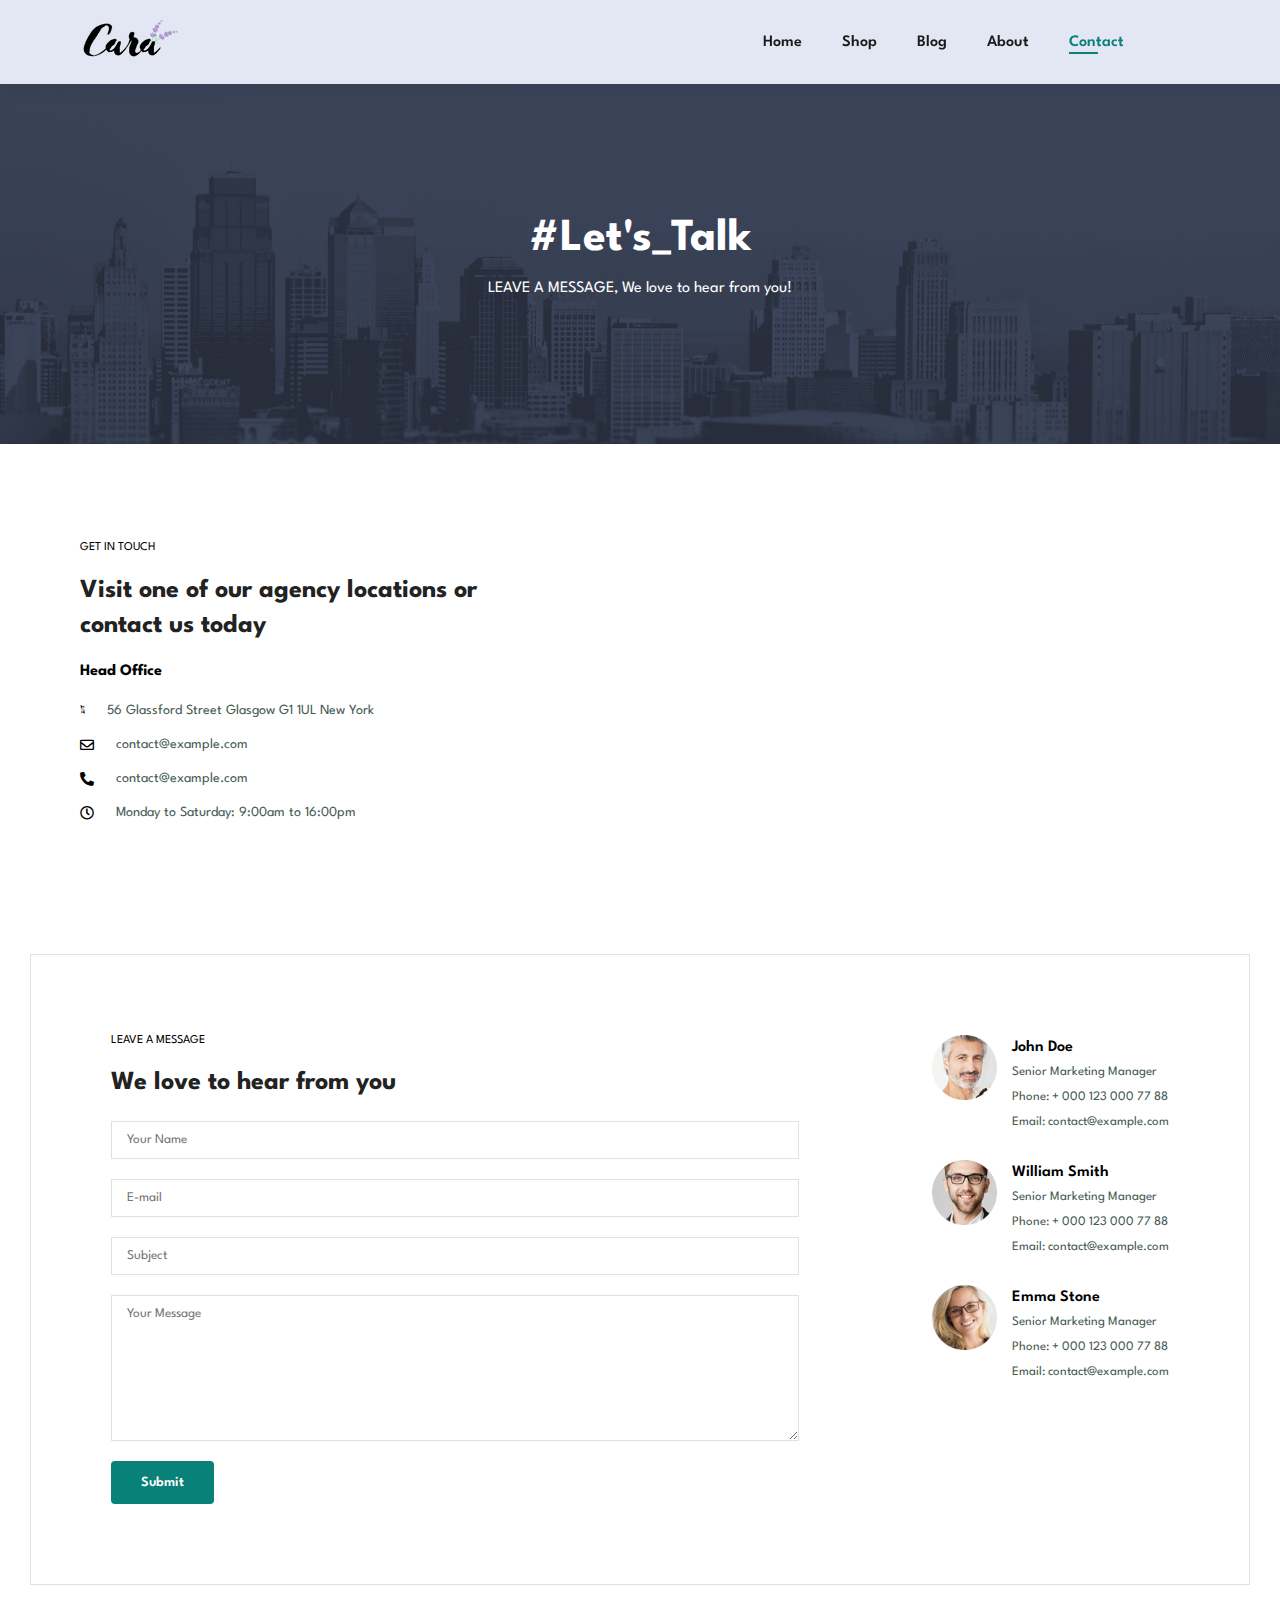
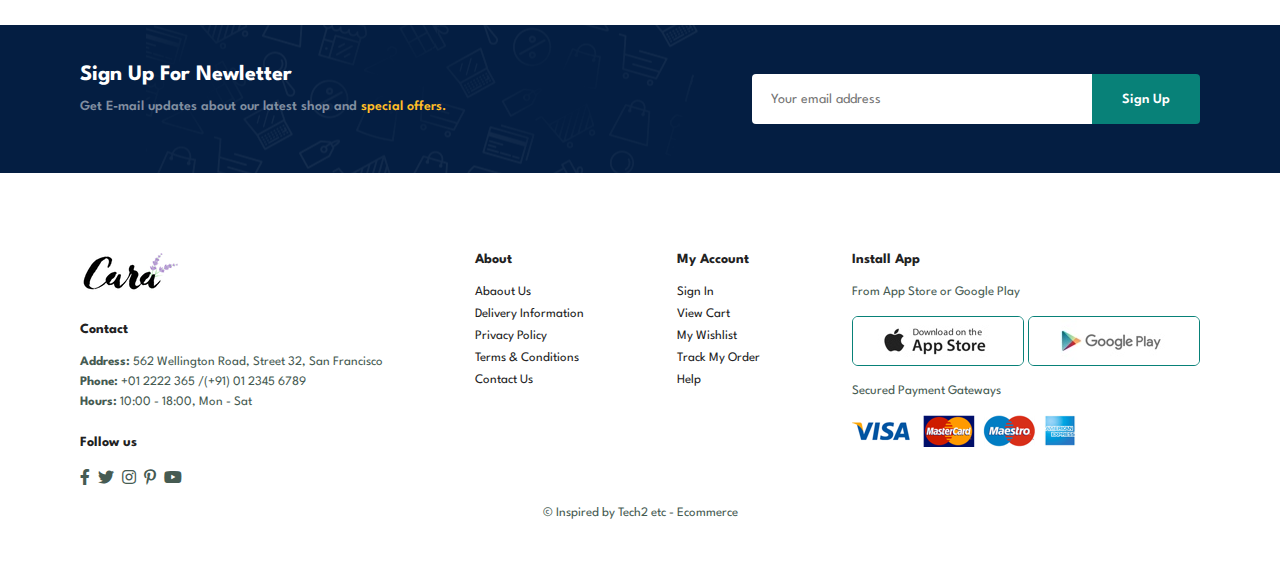
<file: contact.html>
<!DOCTYPE html>
<html lang="en">
  <head>
    <meta charset="UTF-8" />
    <meta http-equiv="X-UA-Compatible" content="IE=edge" />
    <meta name="viewport" content="width=device-width, initial-scale=1.0" />
    <title>Ecommerce</title>
    <link
      rel="stylesheet"
      href="https://pro.fontawesome.com/releases/v5.10.0/css/all.css"
    />

    <link rel="stylesheet" href="style.css" />
  </head>

  <body>
    <section id="header">
      <a href="#"><img src="images/logo.png" class="logo" alt="" /></a>

      <div>
        <ul id="navbar">
          <li>
            <a href="index.html">Home</a>
          </li>
          <li>
            <a href="shop.html">Shop</a>
          </li>
          <li>
            <a href="blog.html">Blog</a>
          </li>
          <li>
            <a href="about.html">About</a>
          </li>
          <li>
            <a href="contact.html" class="active">Contact</a>
          </li>
          <li id="lg-bag">
            <a href="cart.html"><i class="far fa-shopping-bag"></i></a>
          </li>
          <a href="#" id="close"><i class="far fa-times"></i></a>
        </ul>
      </div>
      <div id="mobile">
        <a href="cart.html"><i class="far fa-shopping-bag"></i></a>
        <i id="bar" class="fas fa-outdent"></i>
      </div>
    </section>

    <section id="page-header" class="about-header">
      <h2>#Let's_Talk</h2>
      <p>LEAVE A MESSAGE, We love to hear from you!</p>
    </section>

    <section id="contact-details" class="section-p1">
      <div class="details">
        <span>GET IN TOUCH</span>
        <h2>Visit one of our agency locations or contact us today</h2>
        <h3>Head Office</h3>
        <div>
          <li>
            <i class="fal fa-map"></i>
            <p>56 Glassford Street Glasgow G1 1UL New York</p>
          </li>
          <li>
            <i class="far fa-envelope"></i>
            <p>contact@example.com</p>
          </li>
          <li>
            <i class="fas fa-phone-alt"></i>
            <p>contact@example.com</p>
          </li>
          <li>
            <i class="far fa-clock"></i>
            <p>Monday to Saturday: 9:00am to 16:00pm</p>
          </li>
        </div>
      </div>

      <div class="map">
        <iframe
          src="https://www.google.com/maps/embed?pb=!1m18!1m12!1m3!1d2469.833681143067!2d-1.2576186223672379!3d51.75436479263065!2m3!1f0!2f0!3f0!3m2!1i1024!2i768!4f13.1!3m3!1m2!1s0x4876c6a9ef8c485b%3A0xd2ff1883a001afed!2sUniversity%20of%20Oxford!5e0!3m2!1sen!2sus!4v1688007991055!5m2!1sen!2sus"
          width="600"
          height="450"
          style="border: 0"
          allowfullscreen=""
          loading="lazy"
          referrerpolicy="no-referrer-when-downgrade"
        ></iframe>
      </div>
    </section>

    <section id="form-details">
      <form action="">
        <span>LEAVE A MESSAGE</span>
        <h2>We love to hear from you</h2>
        <input type="text" placeholder="Your Name" />
        <input type="text" placeholder="E-mail" />
        <input type="text" placeholder="Subject" />
        <textarea
          name=""
          id=""
          cols="30"
          rows="10"
          placeholder="Your Message"
        ></textarea>
        <button class="normal">Submit</button>
      </form>
      <div class="people">
        <div>
          <img src="images/people/1.png" alt="" />
          <p>
            <span>John Doe</span> Senior Marketing Manager <br />
            Phone: + 000 123 000 77 88 <br />Email: contact@example.com
          </p>
        </div>
        <div>
          <img src="images/people/2.png" alt="" />
          <p>
            <span>William Smith</span> Senior Marketing Manager <br />
            Phone: + 000 123 000 77 88 <br />Email: contact@example.com
          </p>
        </div>
        <div>
          <img src="images/people/3.png" alt="" />
          <p>
            <span>Emma Stone</span> Senior Marketing Manager <br />
            Phone: + 000 123 000 77 88 <br />Email: contact@example.com
          </p>
        </div>
      </div>
    </section>

    <section id="newsletter" class="section-p1 section-m1">
      <div class="newstext">
        <h4>Sign Up For Newletter</h4>
        <p>
          Get E-mail updates about our latest shop and
          <span>special offers.</span>
        </p>
      </div>
      <div class="form">
        <input type="text" placeholder="Your email address" />
        <button class="normal">Sign Up</button>
      </div>
    </section>

    <footer class="section-p1">
      <div class="col">
        <img class="logo" src="images/logo.png" alt="" />
        <h4>Contact</h4>
        <p>
          <strong>Address: </strong> 562 Wellington Road, Street 32, San
          Francisco
        </p>
        <p><strong>Phone: </strong> +01 2222 365 /(+91) 01 2345 6789</p>
        <p><strong>Hours: </strong> 10:00 - 18:00, Mon - Sat</p>
        <div class="follow">
          <h4>Follow us</h4>
          <div class="icon">
            <i class="fab fa-facebook-f"></i>
            <i class="fab fa-twitter"></i>
            <i class="fab fa-instagram"></i>
            <i class="fab fa-pinterest-p"></i>
            <i class="fab fa-youtube"></i>
          </div>
        </div>
      </div>

      <div class="col">
        <h4>About</h4>
        <a href="#">Abaout Us</a>
        <a href="#">Delivery Information</a>
        <a href="#">Privacy Policy</a>
        <a href="#">Terms &amp; Conditions</a>
        <a href="#">Contact Us</a>
      </div>

      <div class="col">
        <h4>My Account</h4>
        <a href="#">Sign In</a>
        <a href="#">View Cart</a>
        <a href="#">My Wishlist</a>
        <a href="#">Track My Order</a>
        <a href="#">Help</a>
      </div>

      <div class="col install">
        <h4>Install App</h4>
        <p>From App Store or Google Play</p>
        <div class="row">
          <img src="images/pay/app.jpg" alt="" />
          <img src="images/pay/play.jpg" alt="" />
        </div>
        <p>Secured Payment Gateways</p>
        <img src="images/pay/pay.png" alt="" />
      </div>

      <div class="copyright">
        <p>© Inspired by Tech2 etc - Ecommerce</p>
      </div>
    </footer>

    <script src="script.js"></script>
  </body>
</html>
</file>
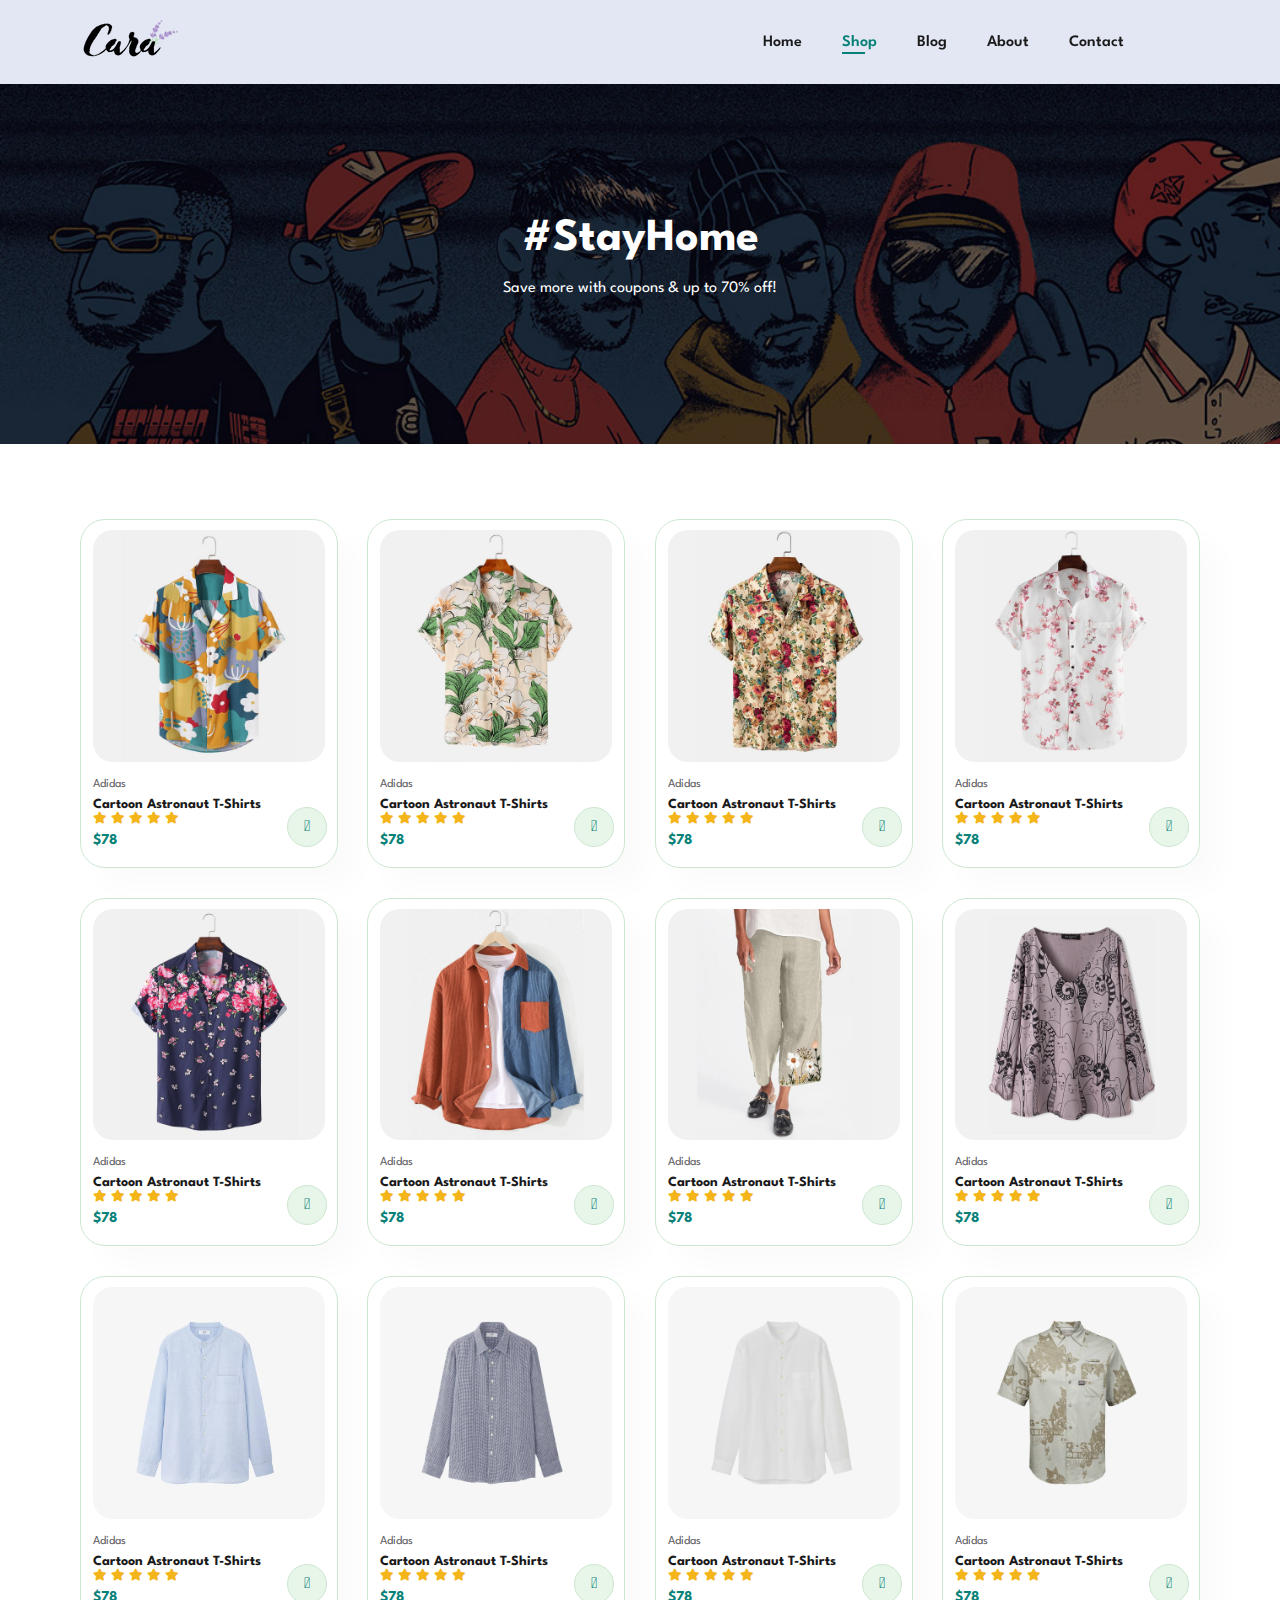
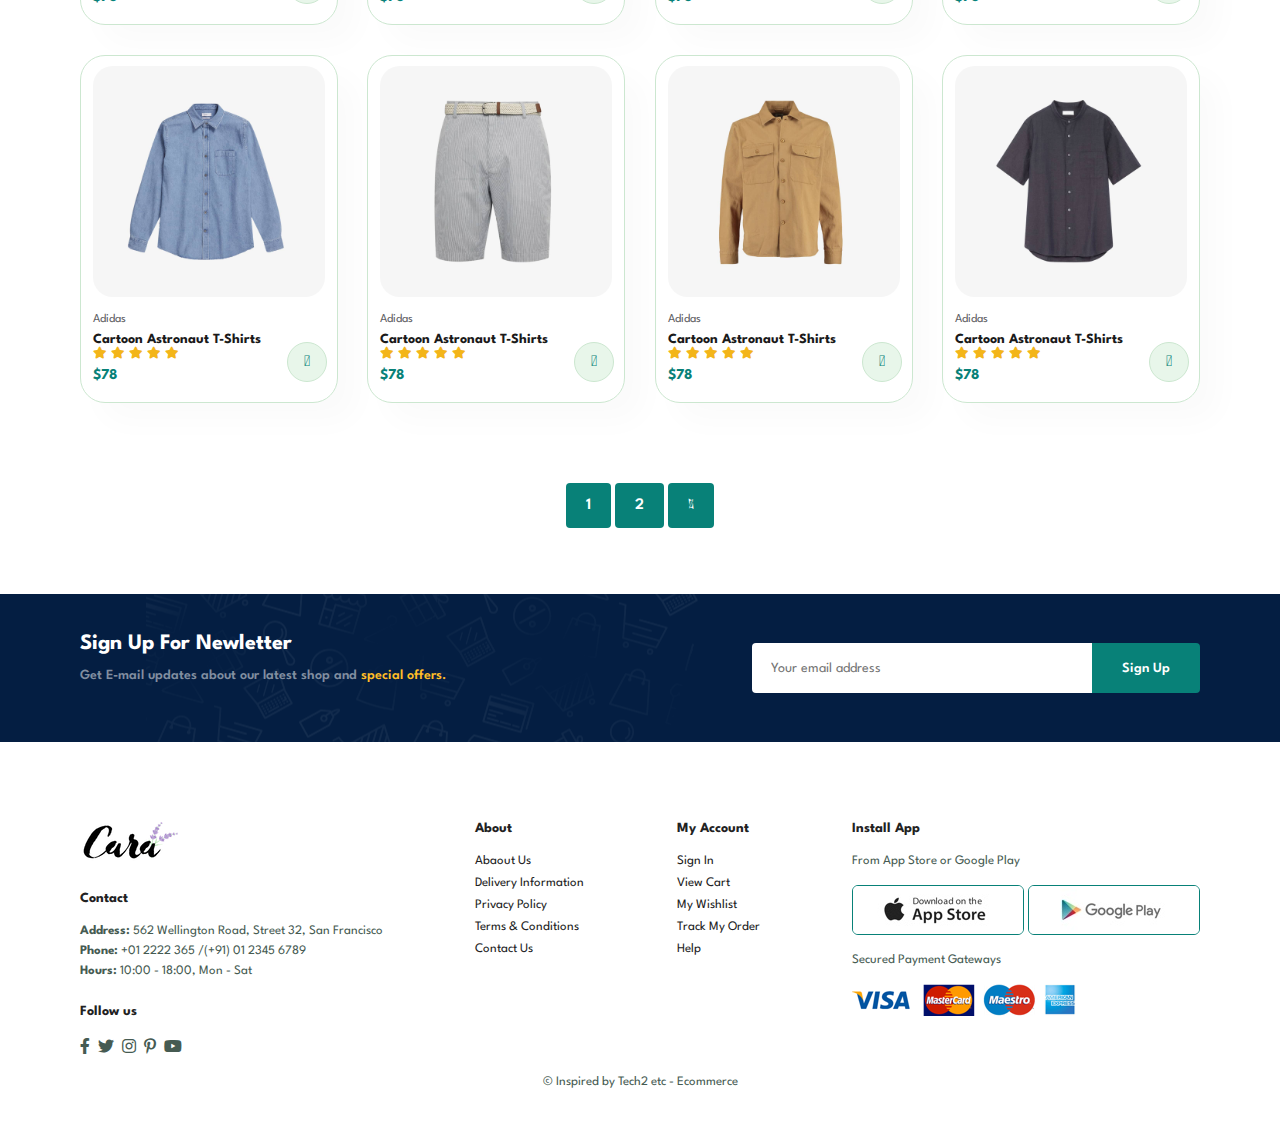
<file: shop.html>
<!DOCTYPE html>
<html lang="en">
  <head>
    <meta charset="UTF-8" />
    <meta http-equiv="X-UA-Compatible" content="IE=edge" />
    <meta name="viewport" content="width=device-width, initial-scale=1.0" />
    <title>Ecommerce</title>
    <link
      rel="stylesheet"
      href="https://pro.fontawesome.com/releases/v5.10.0/css/all.css"
    />

    <link rel="stylesheet" href="style.css" />
  </head>

  <body>
    <section id="header">
      <a href="#"><img src="images/logo.png" class="logo" alt="" /></a>

      <div>
        <ul id="navbar">
          <li>
            <a href="index.html">Home</a>
          </li>
          <li>
            <a href="shop.html" class="active">Shop</a>
          </li>
          <li>
            <a href="blog.html">Blog</a>
          </li>
          <li>
            <a href="about.html">About</a>
          </li>
          <li>
            <a href="contact.html">Contact</a>
          </li>
          <li id="lg-bag">
            <a href="cart.html"><i class="far fa-shopping-bag"></i></a>
          </li>
          <a href="#" id="close"><i class="far fa-times"></i></a>
        </ul>
      </div>
      <div id="mobile">
        <a href="cart.html"><i class="far fa-shopping-bag"></i></a>
        <i id="bar" class="fas fa-outdent"></i>
      </div>
    </section>

    <section id="page-header">
      <h2>#StayHome</h2>
      <p>Save more with coupons &amp; up to 70% off!</p>
    </section>

    <section id="product1" class="section-p1">
      <div class="pro-container">
        <div class="pro" onclick="window.location.href='sproduct.html'">
          <img src="images/products/f1.jpg" alt="" />
          <div class="des">
            <span>Adidas</span>
            <h5>Cartoon Astronaut T-Shirts</h5>
            <div class="star">
              <i class="fas fa-star"></i>
              <i class="fas fa-star"></i>
              <i class="fas fa-star"></i>
              <i class="fas fa-star"></i>
              <i class="fas fa-star"></i>
            </div>
            <h4>$78</h4>
          </div>
          <a href="#"><i class="fal fa-shopping-cart cart"></i></a>
        </div>
        <div class="pro">
          <img src="images/products/f2.jpg" alt="" />
          <div class="des">
            <span>Adidas</span>
            <h5>Cartoon Astronaut T-Shirts</h5>
            <div class="star">
              <i class="fas fa-star"></i>
              <i class="fas fa-star"></i>
              <i class="fas fa-star"></i>
              <i class="fas fa-star"></i>
              <i class="fas fa-star"></i>
            </div>
            <h4>$78</h4>
          </div>
          <a href="#"><i class="fal fa-shopping-cart cart"></i></a>
        </div>
        <div class="pro">
          <img src="images/products/f3.jpg" alt="" />
          <div class="des">
            <span>Adidas</span>
            <h5>Cartoon Astronaut T-Shirts</h5>
            <div class="star">
              <i class="fas fa-star"></i>
              <i class="fas fa-star"></i>
              <i class="fas fa-star"></i>
              <i class="fas fa-star"></i>
              <i class="fas fa-star"></i>
            </div>
            <h4>$78</h4>
          </div>
          <a href="#"><i class="fal fa-shopping-cart cart"></i></a>
        </div>
        <div class="pro">
          <img src="images/products/f4.jpg" alt="" />
          <div class="des">
            <span>Adidas</span>
            <h5>Cartoon Astronaut T-Shirts</h5>
            <div class="star">
              <i class="fas fa-star"></i>
              <i class="fas fa-star"></i>
              <i class="fas fa-star"></i>
              <i class="fas fa-star"></i>
              <i class="fas fa-star"></i>
            </div>
            <h4>$78</h4>
          </div>
          <a href="#"><i class="fal fa-shopping-cart cart"></i></a>
        </div>
        <div class="pro">
          <img src="images/products/f5.jpg" alt="" />
          <div class="des">
            <span>Adidas</span>
            <h5>Cartoon Astronaut T-Shirts</h5>
            <div class="star">
              <i class="fas fa-star"></i>
              <i class="fas fa-star"></i>
              <i class="fas fa-star"></i>
              <i class="fas fa-star"></i>
              <i class="fas fa-star"></i>
            </div>
            <h4>$78</h4>
          </div>
          <a href="#"><i class="fal fa-shopping-cart cart"></i></a>
        </div>
        <div class="pro">
          <img src="images/products/f6.jpg" alt="" />
          <div class="des">
            <span>Adidas</span>
            <h5>Cartoon Astronaut T-Shirts</h5>
            <div class="star">
              <i class="fas fa-star"></i>
              <i class="fas fa-star"></i>
              <i class="fas fa-star"></i>
              <i class="fas fa-star"></i>
              <i class="fas fa-star"></i>
            </div>
            <h4>$78</h4>
          </div>
          <a href="#"><i class="fal fa-shopping-cart cart"></i></a>
        </div>
        <div class="pro">
          <img src="images/products/f7.jpg" alt="" />
          <div class="des">
            <span>Adidas</span>
            <h5>Cartoon Astronaut T-Shirts</h5>
            <div class="star">
              <i class="fas fa-star"></i>
              <i class="fas fa-star"></i>
              <i class="fas fa-star"></i>
              <i class="fas fa-star"></i>
              <i class="fas fa-star"></i>
            </div>
            <h4>$78</h4>
          </div>
          <a href="#"><i class="fal fa-shopping-cart cart"></i></a>
        </div>
        <div class="pro">
          <img src="images/products/f8.jpg" alt="" />
          <div class="des">
            <span>Adidas</span>
            <h5>Cartoon Astronaut T-Shirts</h5>
            <div class="star">
              <i class="fas fa-star"></i>
              <i class="fas fa-star"></i>
              <i class="fas fa-star"></i>
              <i class="fas fa-star"></i>
              <i class="fas fa-star"></i>
            </div>
            <h4>$78</h4>
          </div>
          <a href="#"><i class="fal fa-shopping-cart cart"></i></a>
        </div>

        <div class="pro">
          <img src="images/products/n1.jpg" alt="" />
          <div class="des">
            <span>Adidas</span>
            <h5>Cartoon Astronaut T-Shirts</h5>
            <div class="star">
              <i class="fas fa-star"></i>
              <i class="fas fa-star"></i>
              <i class="fas fa-star"></i>
              <i class="fas fa-star"></i>
              <i class="fas fa-star"></i>
            </div>
            <h4>$78</h4>
          </div>
          <a href="#"><i class="fal fa-shopping-cart cart"></i></a>
        </div>
        <div class="pro">
          <img src="images/products/n2.jpg" alt="" />
          <div class="des">
            <span>Adidas</span>
            <h5>Cartoon Astronaut T-Shirts</h5>
            <div class="star">
              <i class="fas fa-star"></i>
              <i class="fas fa-star"></i>
              <i class="fas fa-star"></i>
              <i class="fas fa-star"></i>
              <i class="fas fa-star"></i>
            </div>
            <h4>$78</h4>
          </div>
          <a href="#"><i class="fal fa-shopping-cart cart"></i></a>
        </div>
        <div class="pro">
          <img src="images/products/n3.jpg" alt="" />
          <div class="des">
            <span>Adidas</span>
            <h5>Cartoon Astronaut T-Shirts</h5>
            <div class="star">
              <i class="fas fa-star"></i>
              <i class="fas fa-star"></i>
              <i class="fas fa-star"></i>
              <i class="fas fa-star"></i>
              <i class="fas fa-star"></i>
            </div>
            <h4>$78</h4>
          </div>
          <a href="#"><i class="fal fa-shopping-cart cart"></i></a>
        </div>
        <div class="pro">
          <img src="images/products/n4.jpg" alt="" />
          <div class="des">
            <span>Adidas</span>
            <h5>Cartoon Astronaut T-Shirts</h5>
            <div class="star">
              <i class="fas fa-star"></i>
              <i class="fas fa-star"></i>
              <i class="fas fa-star"></i>
              <i class="fas fa-star"></i>
              <i class="fas fa-star"></i>
            </div>
            <h4>$78</h4>
          </div>
          <a href="#"><i class="fal fa-shopping-cart cart"></i></a>
        </div>
        <div class="pro">
          <img src="images/products/n5.jpg" alt="" />
          <div class="des">
            <span>Adidas</span>
            <h5>Cartoon Astronaut T-Shirts</h5>
            <div class="star">
              <i class="fas fa-star"></i>
              <i class="fas fa-star"></i>
              <i class="fas fa-star"></i>
              <i class="fas fa-star"></i>
              <i class="fas fa-star"></i>
            </div>
            <h4>$78</h4>
          </div>
          <a href="#"><i class="fal fa-shopping-cart cart"></i></a>
        </div>
        <div class="pro">
          <img src="images/products/n6.jpg" alt="" />
          <div class="des">
            <span>Adidas</span>
            <h5>Cartoon Astronaut T-Shirts</h5>
            <div class="star">
              <i class="fas fa-star"></i>
              <i class="fas fa-star"></i>
              <i class="fas fa-star"></i>
              <i class="fas fa-star"></i>
              <i class="fas fa-star"></i>
            </div>
            <h4>$78</h4>
          </div>
          <a href="#"><i class="fal fa-shopping-cart cart"></i></a>
        </div>
        <div class="pro">
          <img src="images/products/n7.jpg" alt="" />
          <div class="des">
            <span>Adidas</span>
            <h5>Cartoon Astronaut T-Shirts</h5>
            <div class="star">
              <i class="fas fa-star"></i>
              <i class="fas fa-star"></i>
              <i class="fas fa-star"></i>
              <i class="fas fa-star"></i>
              <i class="fas fa-star"></i>
            </div>
            <h4>$78</h4>
          </div>
          <a href="#"><i class="fal fa-shopping-cart cart"></i></a>
        </div>
        <div class="pro">
          <img src="images/products/n8.jpg" alt="" />
          <div class="des">
            <span>Adidas</span>
            <h5>Cartoon Astronaut T-Shirts</h5>
            <div class="star">
              <i class="fas fa-star"></i>
              <i class="fas fa-star"></i>
              <i class="fas fa-star"></i>
              <i class="fas fa-star"></i>
              <i class="fas fa-star"></i>
            </div>
            <h4>$78</h4>
          </div>
          <a href="#"><i class="fal fa-shopping-cart cart"></i></a>
        </div>
      </div>
    </section>

    <section id="pagination" class="section-p1">
      <a href="#">1</a>
      <a href="#">2</a>
      <a href="#"><i class="fal fa-long-arrow-alt-right"></i></a>
    </section>

    <section id="newsletter" class="section-p1 section-m1">
      <div class="newstext">
        <h4>Sign Up For Newletter</h4>
        <p>
          Get E-mail updates about our latest shop and
          <span>special offers.</span>
        </p>
      </div>
      <div class="form">
        <input type="text" placeholder="Your email address" />
        <button class="normal">Sign Up</button>
      </div>
    </section>

    <footer class="section-p1">
      <div class="col">
        <img class="logo" src="images/logo.png" alt="" />
        <h4>Contact</h4>
        <p>
          <strong>Address: </strong> 562 Wellington Road, Street 32, San
          Francisco
        </p>
        <p><strong>Phone: </strong> +01 2222 365 /(+91) 01 2345 6789</p>
        <p><strong>Hours: </strong> 10:00 - 18:00, Mon - Sat</p>
        <div class="follow">
          <h4>Follow us</h4>
          <div class="icon">
            <i class="fab fa-facebook-f"></i>
            <i class="fab fa-twitter"></i>
            <i class="fab fa-instagram"></i>
            <i class="fab fa-pinterest-p"></i>
            <i class="fab fa-youtube"></i>
          </div>
        </div>
      </div>

      <div class="col">
        <h4>About</h4>
        <a href="#">Abaout Us</a>
        <a href="#">Delivery Information</a>
        <a href="#">Privacy Policy</a>
        <a href="#">Terms &amp; Conditions</a>
        <a href="#">Contact Us</a>
      </div>

      <div class="col">
        <h4>My Account</h4>
        <a href="#">Sign In</a>
        <a href="#">View Cart</a>
        <a href="#">My Wishlist</a>
        <a href="#">Track My Order</a>
        <a href="#">Help</a>
      </div>

      <div class="col install">
        <h4>Install App</h4>
        <p>From App Store or Google Play</p>
        <div class="row">
          <img src="images/pay/app.jpg" alt="" />
          <img src="images/pay/play.jpg" alt="" />
        </div>
        <p>Secured Payment Gateways</p>
        <img src="images/pay/pay.png" alt="" />
      </div>

      <div class="copyright">
        <p>© Inspired by Tech2 etc - Ecommerce</p>
      </div>
    </footer>

    <script src="script.js"></script>
  </body>
</html>
</file>
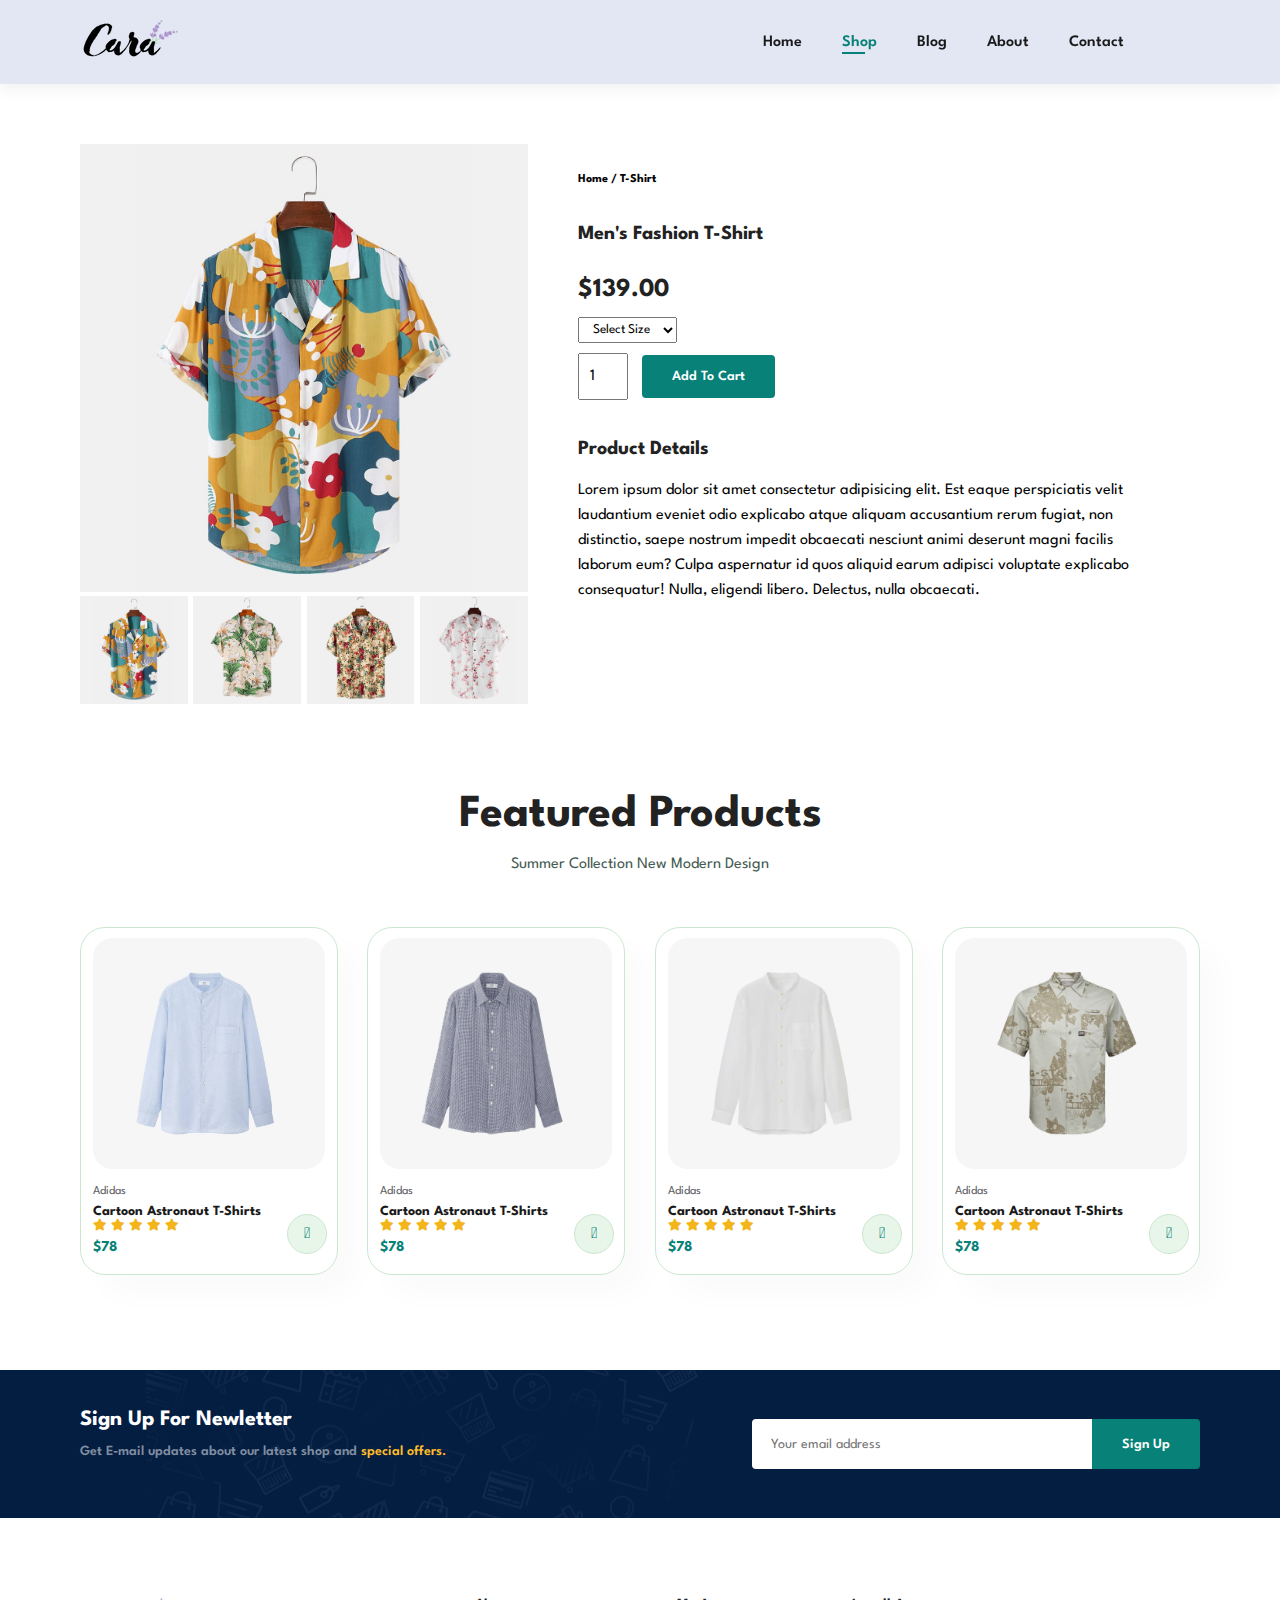
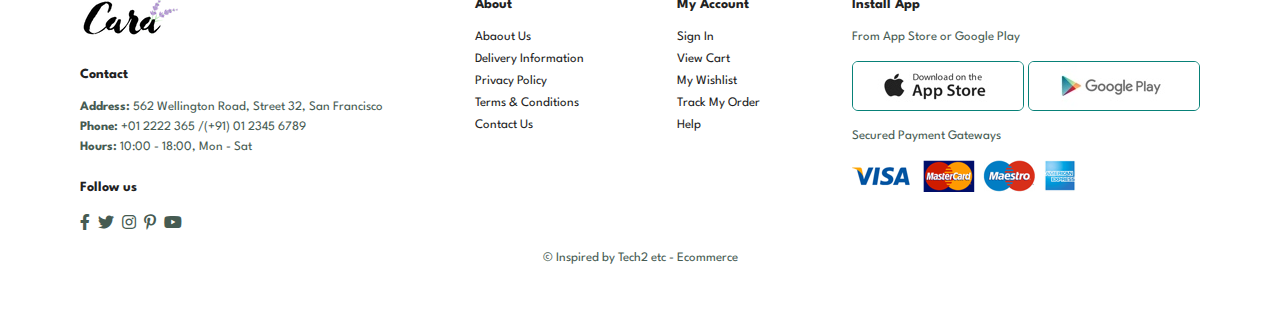
<file: sproduct.html>
<!DOCTYPE html>
<html lang="en">
  <head>
    <meta charset="UTF-8" />
    <meta http-equiv="X-UA-Compatible" content="IE=edge" />
    <meta name="viewport" content="width=device-width, initial-scale=1.0" />
    <title>Ecommerce</title>
    <link
      rel="stylesheet"
      href="https://pro.fontawesome.com/releases/v5.10.0/css/all.css"
    />

    <link rel="stylesheet" href="style.css" />
  </head>

  <body>
    <section id="header">
      <a href="#"><img src="images/logo.png" class="logo" alt="" /></a>

      <div>
        <ul id="navbar">
          <li>
            <a href="index.html">Home</a>
          </li>
          <li>
            <a href="shop.html" class="active">Shop</a>
          </li>
          <li>
            <a href="blog.html">Blog</a>
          </li>
          <li>
            <a href="about.html">About</a>
          </li>
          <li>
            <a href="contact.html">Contact</a>
          </li>
          <li id="lg-bag">
            <a href="cart.html"><i class="far fa-shopping-bag"></i></a>
          </li>
          <a href="#" id="close"><i class="far fa-times"></i></a>
        </ul>
      </div>
      <div id="mobile">
        <a href="cart.html"><i class="far fa-shopping-bag"></i></a>
        <i id="bar" class="fas fa-outdent"></i>
      </div>
    </section>

    <section id="prodetails" class="section-p1">
      <div class="single-pro-image">
        <img src="images/products/f1.jpg" width="100%" id="MainImg" alt="" />

        <div class="small-img-group">
          <div class="small-img-col">
            <img
              src="images/products/f1.jpg"
              width="100%"
              class="small-img"
              alt=""
            />
          </div>
          <div class="small-img-col">
            <img
              src="images/products/f2.jpg"
              width="100%"
              class="small-img"
              alt=""
            />
          </div>
          <div class="small-img-col">
            <img
              src="images/products/f3.jpg"
              width="100%"
              class="small-img"
              alt=""
            />
          </div>
          <div class="small-img-col">
            <img
              src="images/products/f4.jpg"
              width="100%"
              class="small-img"
              alt=""
            />
          </div>
        </div>
      </div>

      <div class="single-pro-details">
        <h6>Home / T-Shirt</h6>
        <h4>Men's Fashion T-Shirt</h4>
        <h2>$139.00</h2>
        <select>
          <option>Select Size</option>
          <option>Small</option>
          <option>Medium</option>
          <option>Large</option>
          <option>X-Large</option>
          <option>XXL</option>
        </select>
        <input type="number" value="1" />
        <button class="normal">Add To Cart</button>
        <h4>Product Details</h4>
        <span
          >Lorem ipsum dolor sit amet consectetur adipisicing elit. Est eaque
          perspiciatis velit laudantium eveniet odio explicabo atque aliquam
          accusantium rerum fugiat, non distinctio, saepe nostrum impedit
          obcaecati nesciunt animi deserunt magni facilis laborum eum? Culpa
          aspernatur id quos aliquid earum adipisci voluptate explicabo
          consequatur! Nulla, eligendi libero. Delectus, nulla obcaecati.</span
        >
      </div>
    </section>

    <section id="product1" class="section-p1">
      <h2>Featured Products</h2>
      <p>Summer Collection New Modern Design</p>
      <div class="pro-container">
        <div class="pro">
          <img src="images/products/n1.jpg" alt="" />
          <div class="des">
            <span>Adidas</span>
            <h5>Cartoon Astronaut T-Shirts</h5>
            <div class="star">
              <i class="fas fa-star"></i>
              <i class="fas fa-star"></i>
              <i class="fas fa-star"></i>
              <i class="fas fa-star"></i>
              <i class="fas fa-star"></i>
            </div>
            <h4>$78</h4>
          </div>
          <a href="#"><i class="fal fa-shopping-cart cart"></i></a>
        </div>
        <div class="pro">
          <img src="images/products/n2.jpg" alt="" />
          <div class="des">
            <span>Adidas</span>
            <h5>Cartoon Astronaut T-Shirts</h5>
            <div class="star">
              <i class="fas fa-star"></i>
              <i class="fas fa-star"></i>
              <i class="fas fa-star"></i>
              <i class="fas fa-star"></i>
              <i class="fas fa-star"></i>
            </div>
            <h4>$78</h4>
          </div>
          <a href="#"><i class="fal fa-shopping-cart cart"></i></a>
        </div>
        <div class="pro">
          <img src="images/products/n3.jpg" alt="" />
          <div class="des">
            <span>Adidas</span>
            <h5>Cartoon Astronaut T-Shirts</h5>
            <div class="star">
              <i class="fas fa-star"></i>
              <i class="fas fa-star"></i>
              <i class="fas fa-star"></i>
              <i class="fas fa-star"></i>
              <i class="fas fa-star"></i>
            </div>
            <h4>$78</h4>
          </div>
          <a href="#"><i class="fal fa-shopping-cart cart"></i></a>
        </div>
        <div class="pro">
          <img src="images/products/n4.jpg" alt="" />
          <div class="des">
            <span>Adidas</span>
            <h5>Cartoon Astronaut T-Shirts</h5>
            <div class="star">
              <i class="fas fa-star"></i>
              <i class="fas fa-star"></i>
              <i class="fas fa-star"></i>
              <i class="fas fa-star"></i>
              <i class="fas fa-star"></i>
            </div>
            <h4>$78</h4>
          </div>
          <a href="#"><i class="fal fa-shopping-cart cart"></i></a>
        </div>
      </div>
    </section>

    <section id="newsletter" class="section-p1 section-m1">
      <div class="newstext">
        <h4>Sign Up For Newletter</h4>
        <p>
          Get E-mail updates about our latest shop and
          <span>special offers.</span>
        </p>
      </div>
      <div class="form">
        <input type="text" placeholder="Your email address" />
        <button class="normal">Sign Up</button>
      </div>
    </section>

    <footer class="section-p1">
      <div class="col">
        <img class="logo" src="images/logo.png" alt="" />
        <h4>Contact</h4>
        <p>
          <strong>Address: </strong> 562 Wellington Road, Street 32, San
          Francisco
        </p>
        <p><strong>Phone: </strong> +01 2222 365 /(+91) 01 2345 6789</p>
        <p><strong>Hours: </strong> 10:00 - 18:00, Mon - Sat</p>
        <div class="follow">
          <h4>Follow us</h4>
          <div class="icon">
            <i class="fab fa-facebook-f"></i>
            <i class="fab fa-twitter"></i>
            <i class="fab fa-instagram"></i>
            <i class="fab fa-pinterest-p"></i>
            <i class="fab fa-youtube"></i>
          </div>
        </div>
      </div>

      <div class="col">
        <h4>About</h4>
        <a href="#">Abaout Us</a>
        <a href="#">Delivery Information</a>
        <a href="#">Privacy Policy</a>
        <a href="#">Terms &amp; Conditions</a>
        <a href="#">Contact Us</a>
      </div>

      <div class="col">
        <h4>My Account</h4>
        <a href="#">Sign In</a>
        <a href="#">View Cart</a>
        <a href="#">My Wishlist</a>
        <a href="#">Track My Order</a>
        <a href="#">Help</a>
      </div>

      <div class="col install">
        <h4>Install App</h4>
        <p>From App Store or Google Play</p>
        <div class="row">
          <img src="images/pay/app.jpg" alt="" />
          <img src="images/pay/play.jpg" alt="" />
        </div>
        <p>Secured Payment Gateways</p>
        <img src="images/pay/pay.png" alt="" />
      </div>

      <div class="copyright">
        <p>© Inspired by Tech2 etc - Ecommerce</p>
      </div>
    </footer>

    <script>
      var MainImg = document.getElementById('MainImg');
      var smallimg = document.getElementsByClassName('small-img');

      smallimg[0].onclick = function () {
        MainImg.src = smallimg[0].src;
      };

      smallimg[1].onclick = function () {
        MainImg.src = smallimg[1].src;
      };

      smallimg[2].onclick = function () {
        MainImg.src = smallimg[2].src;
      };

      smallimg[3].onclick = function () {
        MainImg.src = smallimg[3].src;
      };
    </script>

    <script src="script.js"></script>
  </body>
</html>
</file>
<file: style.css>
@import url('https://fonts.googleapis.com/css2?family=Spartan:wght@100;200;300;400;500;600;700;800;900&display=swap');
* {
  margin: 0;
  padding: 0;
  box-sizing: border-box;
  font-family: 'Spartan', sans-serif;
}

html {
  scroll-behavior: smooth;
}

/* Global Styles */

h1 {
  font-size: 50px;
  line-height: 64px;
  color: #222;
}

h2 {
  font-size: 46px;
  line-height: 54px;
  color: #222;
}

h4 {
  font-size: 20px;
  color: #222;
}

h6 {
  font-weight: 700;
  font-size: 12px;
}

p {
  font-size: 16px;
  color: #465b52;
  margin: 15px 0 20px 0;
}

.section-p1 {
  padding: 40px 80px;
}

.section-m1 {
  margin: 40px 0;
}

button.normal {
  font-size: 14px;
  font-weight: 600;
  padding: 15px 30px;
  color: #000;
  background-color: #fff;
  border-radius: 4px;
  cursor: pointer;
  border: none;
  outline: none;
  transition: 0.2s;
}

button.white {
  font-size: 13px;
  font-weight: 600;
  padding: 11px 18px;
  color: #fff;
  background-color: transparent;
  cursor: pointer;
  border: 1px solid #fff;
  outline: none;
  transition: 0.2s;
}

body {
  width: 100%;
}

/* Header Start */
#header {
  display: flex;
  align-items: center;
  justify-content: space-between;
  padding: 20px 80px;
  background: #e3e6f3;
  box-shadow: 0 5px 15px rgba(0, 0, 0, 0.06);
  z-index: 99;
  position: sticky;
  top: 0;
  left: 0;
}

#navbar {
  display: flex;
  align-items: center;
  justify-content: center;
}

#navbar li {
  list-style: none;
  padding: 0 20px;
  position: relative;
}

#navbar li a {
  text-decoration: none;
  font-size: 16px;
  font-weight: 600;
  color: #1a1a1a;
  transition: 0.3s ease;
}

#navbar li a:hover,
#navbar li a.active {
  color: #088178;
}

#navbar li a.active::after,
#navbar li a:hover::after {
  content: '';
  width: 30%;
  height: 2px;
  background: #088178;
  position: absolute;
  bottom: -4px;
  left: 20px;
}

#mobile {
  display: none;
  align-items: center;
}

#close {
  display: none;
}

/* Home Page */
#hero {
  background-image: url(images/hero4.png);
  height: 90vh;
  width: 100%;
  background-size: cover;
  background-position: top 25% right 0%;
  padding: 0 80px;
  display: flex;
  flex-direction: column;
  align-items: flex-start;
  justify-content: center;
}

#hero h4 {
  padding-bottom: 15px;
}

#hero h1 {
  color: #088178;
}

#hero button {
  background-image: url(images/button.png);
  background-color: transparent;
  color: #088178;
  border: 0;
  padding: 14px 80px 14px 65px;
  background-repeat: no-repeat;
  cursor: pointer;
  font-weight: 700;
  font-size: 15px;
}

#feature {
  display: flex;
  align-items: center;
  justify-content: space-between;
  flex-wrap: wrap;
}

#feature .fe-box {
  width: 180px;
  text-align: center;
  padding: 25px 15px;
  box-shadow: 20px 20px 34px rgba(0, 0, 0, 0.03);
  border: 1px solid #cce7d0;
  border-radius: 4px;
  margin: 15px 0;
}

#feature .fe-box:hover {
  box-shadow: 10px 10px 54px rgba(70, 62, 221, 0.1);
}

#feature .fe-box img {
  width: 100%;
  margin-bottom: 10px;
}

#feature .fe-box h6 {
  display: inline-block;
  padding: 9px 8px 6px 8px;
  line-height: 1;
  border-radius: 4px;
  color: #088178;
  background-color: #fddde4;
}

#feature .fe-box:nth-child(2) h6 {
  background-color: #cdebbc;
}

#feature .fe-box:nth-child(3) h6 {
  background-color: #d1e8f2;
}

#feature .fe-box:nth-child(4) h6 {
  background-color: #cdd4f8;
}

#feature .fe-box:nth-child(5) h6 {
  background-color: #f6dbf6;
}

#feature .fe-box:nth-child(6) h6 {
  background-color: #fff2e5;
}

#product1 {
  text-align: center;
}

#product1 .pro-container {
  display: flex;
  justify-content: space-between;
  padding-top: 20px;
  flex-wrap: wrap;
}

#product1 .pro {
  width: 23%;
  min-width: 250px;
  padding: 10px 12px;
  border: 1px solid #cce7d0;
  border-radius: 25px;
  cursor: pointer;
  box-shadow: 20px 20px 30px rgba(0, 0, 0, 0.02);
  margin: 15px 0;
  transition: 0.2s ease;
  position: relative;
}

#product1 .pro:hover {
  box-shadow: 20px 20px 30px rgba(0, 0, 0, 0.06);
}

#product1 .pro img {
  width: 100%;
  border-radius: 20px;
}

#product1 .pro .des {
  text-align: start;
  padding: 10px 0;
}

#product1 .pro .des span {
  color: #606063;
  font-size: 12px;
}

#product1 .pro .des h5 {
  padding-top: 7px;
  color: #1a1a1a;
  font-size: 14px;
}

#product1 .pro .des i {
  font-size: 12px;
  color: rgba(243, 181, 25);
}

#product1 .pro .des h4 {
  padding-top: 7px;
  font-size: 15px;
  font-weight: 700;
  color: #088178;
}

#product1 .pro .cart {
  width: 40px;
  height: 40px;
  line-height: 40px;
  border-radius: 50px;
  background-color: #e8f6ea;
  font-weight: 500;
  color: #088178;
  border: 1px solid #cce7d0;
  position: absolute;
  bottom: 20px;
  right: 10px;
}

#banner {
  display: flex;
  flex-direction: column;
  justify-content: center;
  align-items: center;
  text-align: center;
  background-image: url(images/banner/b2.jpg);
  width: 100%;
  height: 40vh;
  background-size: cover;
  background-position: center;
}

#banner h4 {
  color: #fff;
  font-size: 16px;
}

#banner h2 {
  color: #fff;
  font-size: 30px;
  padding: 10px 0;
}

#banner h2 span {
  color: #ef3636;
}

#banner button:hover {
  background: #088178;
  color: #fff;
}

#sm-banner {
  display: flex;
  justify-content: space-between;
  flex-wrap: wrap;
}

#sm-banner .banner-box {
  display: flex;
  flex-direction: column;
  justify-content: center;
  align-items: flex-start;
  background-image: url(images/banner/b17.jpg);
  min-width: 620px;
  height: 50vh;
  background-size: cover;
  background-position: center;
  padding: 30px;
}

#sm-banner .banner-box2 {
  background-image: url(images/banner/b10.jpg);
}

#sm-banner h4 {
  color: #fff;
  font-size: 20px;
  font-weight: 300;
}

#sm-banner h2 {
  color: #fff;
  font-size: 28px;
  font-weight: 800;
}

#sm-banner span {
  color: #fff;
  font-size: 14px;
  font-weight: 500;
  padding-bottom: 15px;
}

#sm-banner .banner-box:hover button {
  background: #088178;
  border: 1px solid #088178;
}

#banner3 {
  display: flex;
  justify-content: space-between;
  flex-wrap: wrap;
  padding: 0 80px;
}

#banner3 .banner-box {
  display: flex;
  flex-direction: column;
  justify-content: center;
  align-items: flex-start;
  background-image: url(images/banner/b7.jpg);
  min-width: 30%;
  height: 30vh;
  background-size: cover;
  background-position: center;
  padding: 20px;
  margin-bottom: 20px;
}

#banner3 .banner-box2 {
  background-image: url('images/banner/b4.jpg');
}

#banner3 .banner-box3 {
  background-image: url('images/banner/b18.jpg');
}

#banner3 h2 {
  color: #fff;
  font-weight: 900;
  font-size: 22px;
}

#banner3 h3 {
  color: #ec544e;
  font-weight: 800;
  font-size: 15px;
}

#newsletter {
  display: flex;
  justify-content: space-between;
  flex-wrap: wrap;
  align-items: center;
  background-image: url('images/banner/b14.png');
  background-repeat: no-repeat;
  background-position: 20% 30%;
  background-color: #041e42;
}

#newsletter h4 {
  font-size: 22px;
  font-weight: 700;
  color: #fff;
}

#newsletter p {
  font-size: 14px;
  font-weight: 600;
  color: #818ea0;
}

#newsletter p span {
  color: #ffbd27;
}

#newsletter .form {
  display: flex;
  width: 40%;
}

#newsletter input {
  height: 3.125rem;
  padding: 0 1.25em;
  font-size: 14px;
  width: 100%;
  border: 1px solid transparent;
  border-radius: 4px;
  outline: none;
  border-top-right-radius: 0;
  border-bottom-right-radius: 0;
}

#newsletter button {
  background-color: #088178;
  color: #fff;
  white-space: nowrap;
  border-top-left-radius: 0;
  border-bottom-left-radius: 0;
}

footer {
  display: flex;
  flex-wrap: wrap;
  justify-content: space-between;
}

footer .col {
  display: flex;
  flex-direction: column;
  align-items: flex-start;
  margin-bottom: 20px;
}

footer .logo {
  margin-bottom: 30px;
}

footer h4 {
  font-size: 14px;
  padding-bottom: 20px;
}

footer p {
  font-size: 13px;
  margin: 0 0 8px 0;
}

footer a {
  font-size: 13px;
  text-decoration: none;
  color: #222;
  margin-bottom: 10px;
}

footer .follow {
  margin-top: 20px;
}

footer .follow i {
  color: #465b52;
  padding-right: 4px;
  cursor: pointer;
}

footer .install .row img {
  border: 1px solid #088178;
  border-radius: 6px;
}

footer .install img {
  margin: 10px 0 15px 0;
}

footer .follow i:hover,
footer a:hover {
  color: #088178;
}

footer .copyright {
  width: 100%;
  text-align: center;
}

/* Shop Page */

#page-header {
  background-image: url(images/banner/b1.jpg);
  width: 100%;
  height: 40vh;
  background-size: cover;
  display: flex;
  justify-content: center;
  text-align: center;
  flex-direction: column;
  padding: 14px;
}

#page-header h2,
#page-header p {
  color: #fff;
}

#pagination {
  text-align: center;
}

#pagination a {
  text-decoration: none;
  background-color: #088178;
  padding: 15px 20px;
  border-radius: 4px;
  color: #fff;
  font-weight: 600;
}

#pagination a i {
  font-size: 16px;
  font-weight: 600;
}

/* Single Product Page */

#prodetails {
  display: flex;
  margin-top: 20px;
}

#prodetails .single-pro-image {
  width: 40%;
  margin-right: 50px;
}

.small-img-group {
  display: flex;
  justify-content: space-between;
}

.small-img-col {
  flex-basis: 24%;
  cursor: pointer;
}

#prodetails .single-pro-details {
  width: 50%;
  padding-top: 30px;
}

#prodetails .single-pro-details h4 {
  padding: 40px 0 20px 0;
}

#prodetails .single-pro-details h2 {
  font-size: 26px;
}

#prodetails .single-pro-details select {
  display: block;
  padding: 5px 10px;
  margin-bottom: 10px;
}

#prodetails .single-pro-details input {
  width: 50px;
  height: 47px;
  padding-left: 10px;
  font-size: 16px;
  margin-right: 10px;
}

#prodetails .single-pro-details input:focus {
  outline: none;
}

#prodetails .single-pro-details button {
  background: #088178;
  color: #fff;
}

#prodetails .single-pro-details span {
  line-height: 25px;
}

/* Blog Page */

#page-header.blog-header {
  background-image: url('images/banner/b19.jpg');
}

#blog {
  padding: 150px 150px 0 150px;
}

#blog .blog-box {
  display: flex;
  align-items: center;
  width: 100%;
  position: relative;
  padding-bottom: 90px;
}

#blog .blog-img {
  width: 50%;
  margin-right: 40px;
}

#blog img {
  width: 100%;
  height: 300px;
  object-fit: cover;
}

#blog .blog-details {
  width: 50%;
}

#blog .blog-details a {
  text-decoration: none;
  font-size: 11px;
  color: #000;
  font-weight: 700;
  position: relative;
  transition: 0.3s;
}

#blog .blog-details a::after {
  content: '';
  width: 50px;
  height: 1px;
  background-color: #000;
  position: absolute;
  top: 4px;
  right: -60px;
}

#blog .blog-details a:hover {
  color: #088178;
}

#blog .blog-details a:hover::after {
  background-color: #088178;
}

#blog .blog-box h1 {
  position: absolute;
  top: -40px;
  left: 0;
  font-size: 70px;
  font-weight: 700;
  color: #c9cbce;
  z-index: -9;
}

/* About Page */

#page-header.about-header {
  background-image: url('images/about/banner.png');
}

#about-head {
  display: flex;
  align-items: center;
}

#about-head img {
  width: 50%;
  height: auto;
}

#about-head div {
  padding-left: 40px;
}

#about-app {
  text-align: center;
}

#about-app .video {
  width: 70%;
  height: 100%;
  margin: 30px auto 0 auto;
}

#about-app .video video {
  width: 100%;
  height: 100%;
  border-radius: 20px;
}

/* Contact Page */

#contact-details {
  display: flex;
  align-items: center;
  justify-content: space-between;
}

#contact-details .details {
  width: 40%;
}

#contact-details .details span,
#form-details form span {
  font-size: 12px;
}

#contact-details .details h2,
#form-details form h2 {
  font-size: 26px;
  line-height: 35px;
  padding: 20px 0;
}

#contact-details .details h3 {
  font-size: 16px;
  padding-bottom: 15px;
}

#contact-details .details li {
  list-style: none;
  display: flex;
  padding: 10px 0;
}

#contact-details .details li i {
  font-size: 14px;
  padding-right: 22px;
}

#contact-details .details li p {
  margin: 0;
  font-size: 14px;
}

#contact-details .map {
  width: 55%;
  height: 400px;
}

#contact-details .map iframe {
  width: 100%;
  height: 100%;
}

#form-details {
  display: flex;
  justify-content: space-between;
  margin: 30px;
  padding: 80px;
  border: 1px solid #e1e1e1;
}

#form-details form {
  width: 65%;
  display: flex;
  flex-direction: column;
  align-items: flex-start;
}

#form-details form input,
#form-details form textarea {
  width: 100%;
  padding: 12px 15px;
  outline: none;
  margin-bottom: 20px;
  border: 1px solid #e1e1e1;
}

#form-details form button {
  background-color: #088178;
  color: #fff;
}

#form-details .people div {
  padding-bottom: 25px;
  display: flex;
  align-items: flex-start;
}

#form-details .people div img {
  width: 65px;
  height: 65px;
  object-fit: cover;
  margin-right: 15px;
}

#form-details .people div p {
  margin: 0;
  font-size: 13px;
  line-height: 25px;
}

#form-details .people div p span {
  display: block;
  font-size: 16px;
  font-weight: 600;
  color: #000;
}

/* Cart Page */

#cart {
  overflow-x: auto;
}

#cart table {
  width: 100%;
  border-collapse: collapse;
  table-layout: fixed;
  white-space: nowrap;
}

#cart table img {
  width: 70px;
}

#cart table td:nth-child(1) {
  width: 100px;
  text-align: center;
}

#cart table td:nth-child(2) {
  width: 150px;
  text-align: center;
}

#cart table td:nth-child(3) {
  width: 250px;
  text-align: center;
}

#cart table td:nth-child(4),
#cart table td:nth-child(5),
#cart table td:nth-child(6) {
  width: 150px;
  text-align: center;
}

#cart table td:nth-child(5) input {
  width: 70px;
  padding: 10px 5px 10px 15px;
}

#cart table thead {
  border: 1px solid #e2e9e1;
  border-left: none;
  border-right: none;
}

#cart table thead td {
  font-weight: 700;
  text-transform: uppercase;
  font-size: 13px;
  padding: 18px 0;
}

#cart table tbody tr td {
  padding-top: 15px;
}

#cart table tbody td {
  font-size: 13px;
}

#cart-add {
  display: flex;
  flex: wrap;
  justify-content: space-between;
}

#coupon {
  width: 50%;
  margin-bottom: 30px;
}

#coupon h3,
#subtotal h3 {
  padding-bottom: 15px;
}

#coupon input {
  padding: 10px 20px;
  outline: none;
  width: 60%;
  margin-right: 10px;
  border: 1px solid #e2e9e1;
}

#coupon button,
#subtotal button {
  background-color: #088178;
  color: #fff;
  padding: 12px 20px;
}

#subtotal {
  width: 50%;
  margin-bottom: 30px;
  border: 1px solid #e2e9e1;
  padding: 30px;
}

#subtotal table {
  border-collapse: collapse;
  width: 100%;
  margin-bottom: 20px;
}

#subtotal table td {
  width: 50%;
  border: 1px solid #e2e9e1;
  padding: 10px;
  font-size: 13px;
}

/* Start Media Query */

@media (max-width: 799px) {
  .section-p1 {
    padding: 40px 40px;
  }

  #navbar {
    display: flex;
    flex-direction: column;
    align-items: flex-start;
    justify-content: flex-start;
    position: fixed;
    top: 0;
    right: -300px;
    height: 100vh;
    width: 300px;
    background-color: #e3e6f3;
    box-shadow: 0 40px 60px rgba(0, 0, 0, 0.1);
    padding: 80px 0 0 10px;
    transition: 0.3s;
  }

  #navbar.active {
    right: 0px;
  }

  #navbar li {
    margin-bottom: 25px;
  }
  #mobile {
    display: flex;
    align-items: center;
  }
  #mobile i {
    color: #1a1a1a;
    font-size: 24px;
    padding-left: 20px;
  }

  #close {
    display: initial;
    position: absolute;
    top: 30px;
    left: 30px;
    color: #222;
    font-size: 24px;
  }

  #lg-bag {
    display: none;
  }

  #hero {
    height: 70vh;
    padding: 0 80px;
    background-position: top 30% right 30%;
  }

  #feature {
    justify-content: center;
  }

  #feature .fe-box {
    margin: 15px 15px;
  }

  #product1 .pro-container {
    justify-content: center;
  }

  #product1 .pro {
    margin: 15px;
  }

  #banner {
    height: 20vh;
  }

  #sm-banner .banner-box {
    min-width: 100%;
    height: 30vh;
  }

  #sm-banner .banner-box2 {
    margin-top: 40px;
  }

  #banner3 {
    padding: 0 40px;
  }

  #banner3 .banner-box {
    width: 28%;
  }

  #newsletter .form {
    width: 70%;
  }

  /* Contact Page */

  #form-details {
    padding: 40px;
  }

  #form-details form {
    width: 50%;
  }
}

@media (max-width: 477px) {
  .section-p1 {
    padding: 20px;
  }

  #header {
    padding: 10px 30px;
  }

  h1 {
    font-size: 38px;
  }

  h2 {
    font-size: 32px;
  }

  #hero {
    padding: 0 20px;
    background-position: 55%;
  }

  #feature {
    justify-content: space-between;
  }

  #feature .fe-box {
    width: 155px;
    margin: 0 0 15px 0;
  }

  #product1 .pro {
    width: 100%;
  }

  #banner {
    height: 40vh;
  }

  #sm-banner .banner-box {
    height: 40vh;
  }

  #sm-banner .banner-box2 {
    margin-top: 20px;
  }

  #banner3 {
    padding: 0 20px;
  }

  #banner3 .banner-box {
    width: 100%;
  }

  #newsletter {
    padding: 40px 20px;
  }

  #newsletter .form {
    width: 100%;
  }

  footer .copyright {
    text-align: start;
  }

  /* Single Product Page */

  #prodetails {
    display: flex;
    flex-direction: column;
  }

  #prodetails .single-pro-image {
    width: 100%;
    margin-right: 0px;
  }

  #prodetails .single-pro-details {
    width: 100%;
  }

  /* Blog Page */

  #blog {
    padding: 100px 20px 0 20px;
  }

  #blog .blog-box {
    display: flex;
    flex-direction: column;
    align-items: flex-start;
  }

  #blog .blog-img {
    width: 100%;
    margin-right: 0px;
    margin-bottom: 30px;
  }

  #blog .blog-details {
    width: 100%;
  }

  /* About Page */

  #about-head {
    flex-direction: column;
  }

  #about-head img {
    width: 100%;
    margin-bottom: 20px;
  }

  #about-head div {
    padding-left: 0px;
  }

  #about-app .video {
    width: 100%;
  }

  /* Contact Page */

  #contact-details {
    flex-direction: column;
  }

  #contact-details .details {
    width: 100%;
    margin-bottom: 30px;
  }

  #contact-details .map {
    width: 100%;
  }

  #form-details {
    margin: 10px;
    padding: 30px 10px;
    flex-wrap: wrap;
  }

  #form-details form {
    width: 100%;
    margin-bottom: 30px;
  }

  /* Cart Page */

  #cart-add {
    flex-direction: column;
  }

  #coupon {
    width: 100%;
  }

  #subtotal {
    width: 100%;
    padding: 20px;
  }
}
</file>
